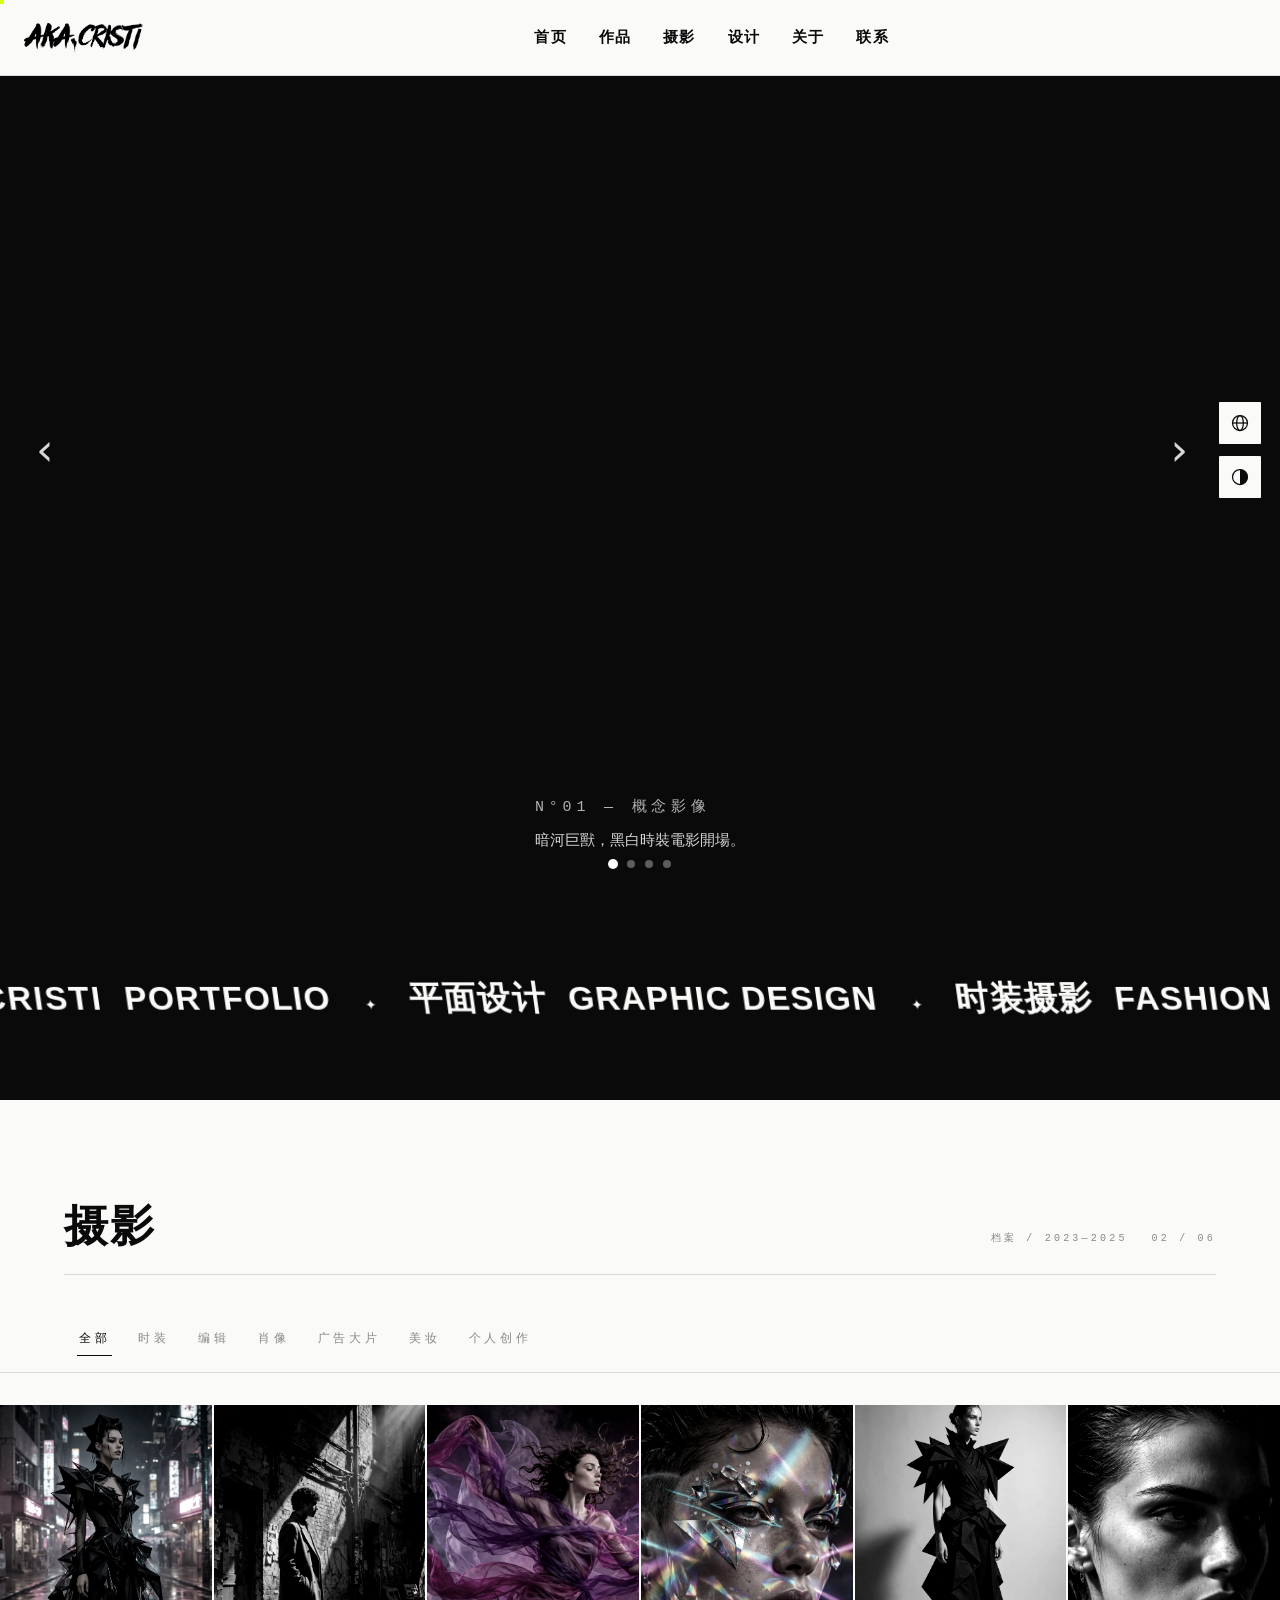
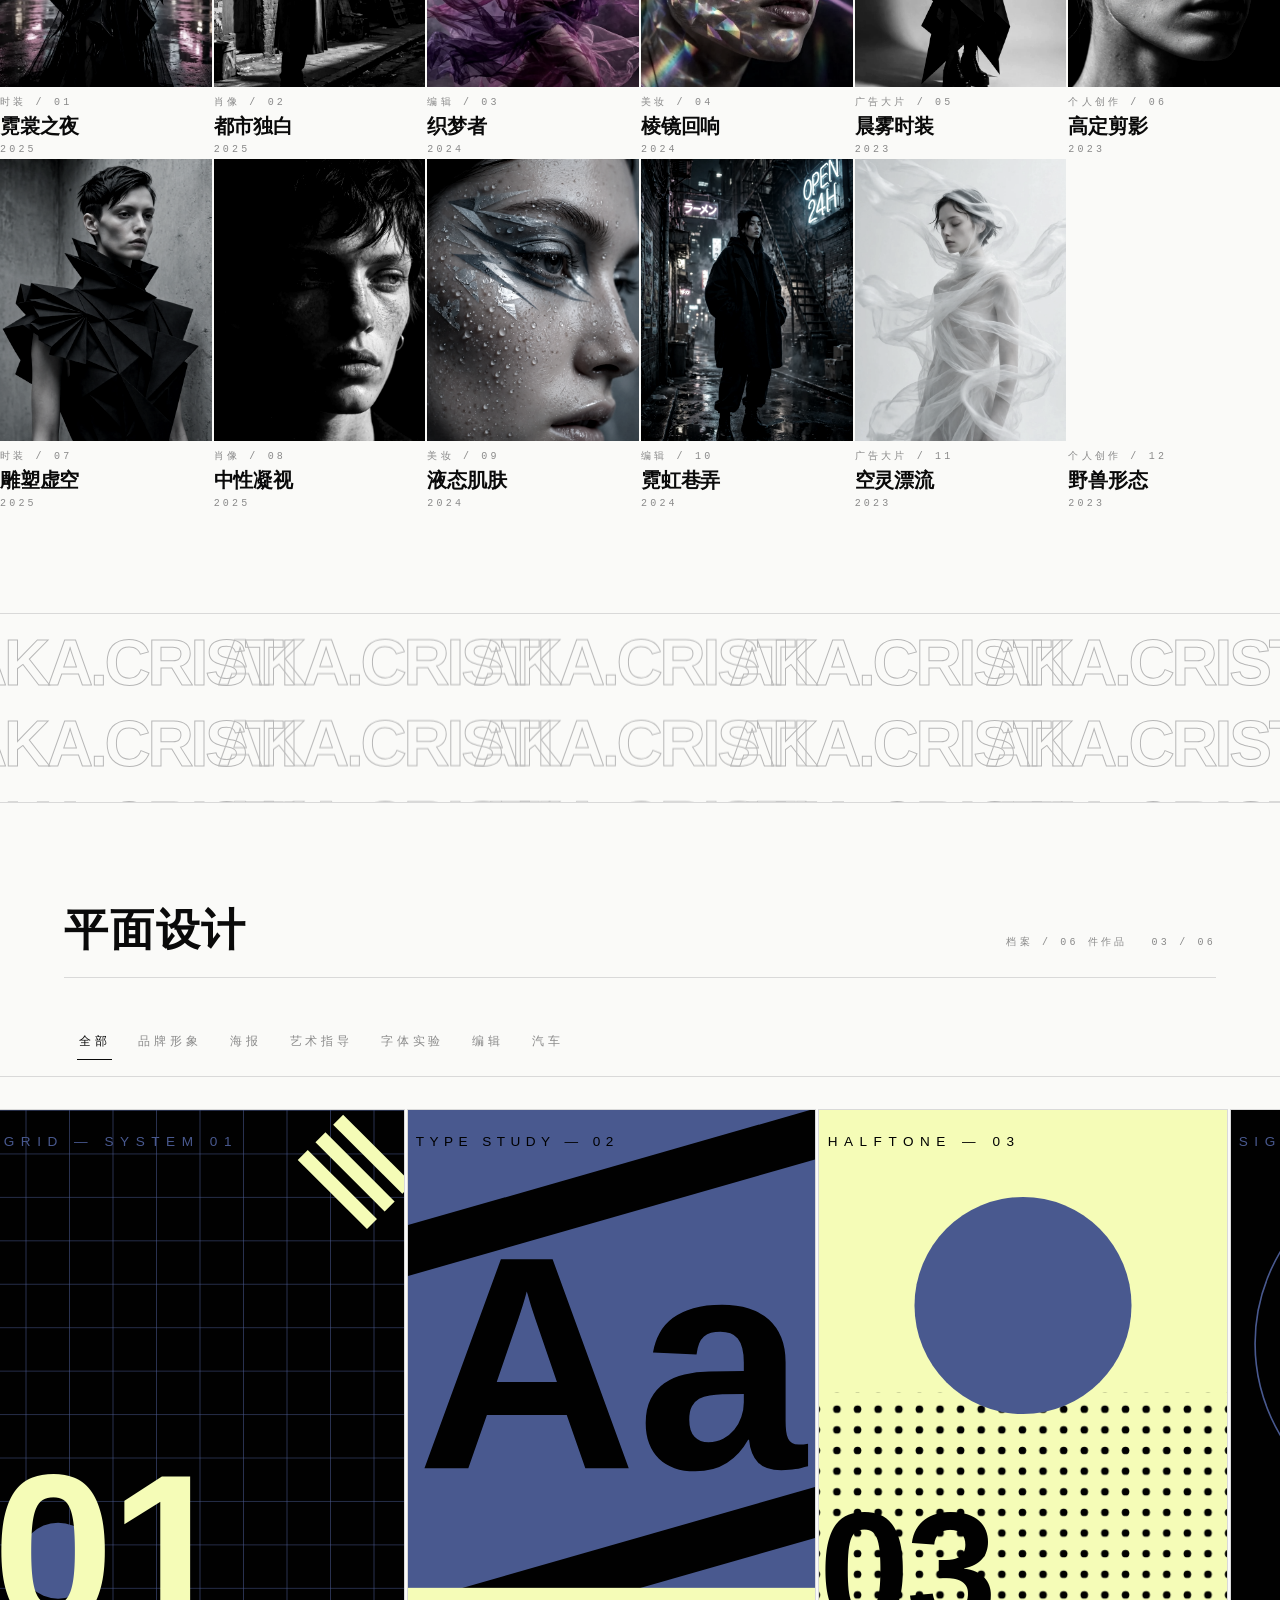
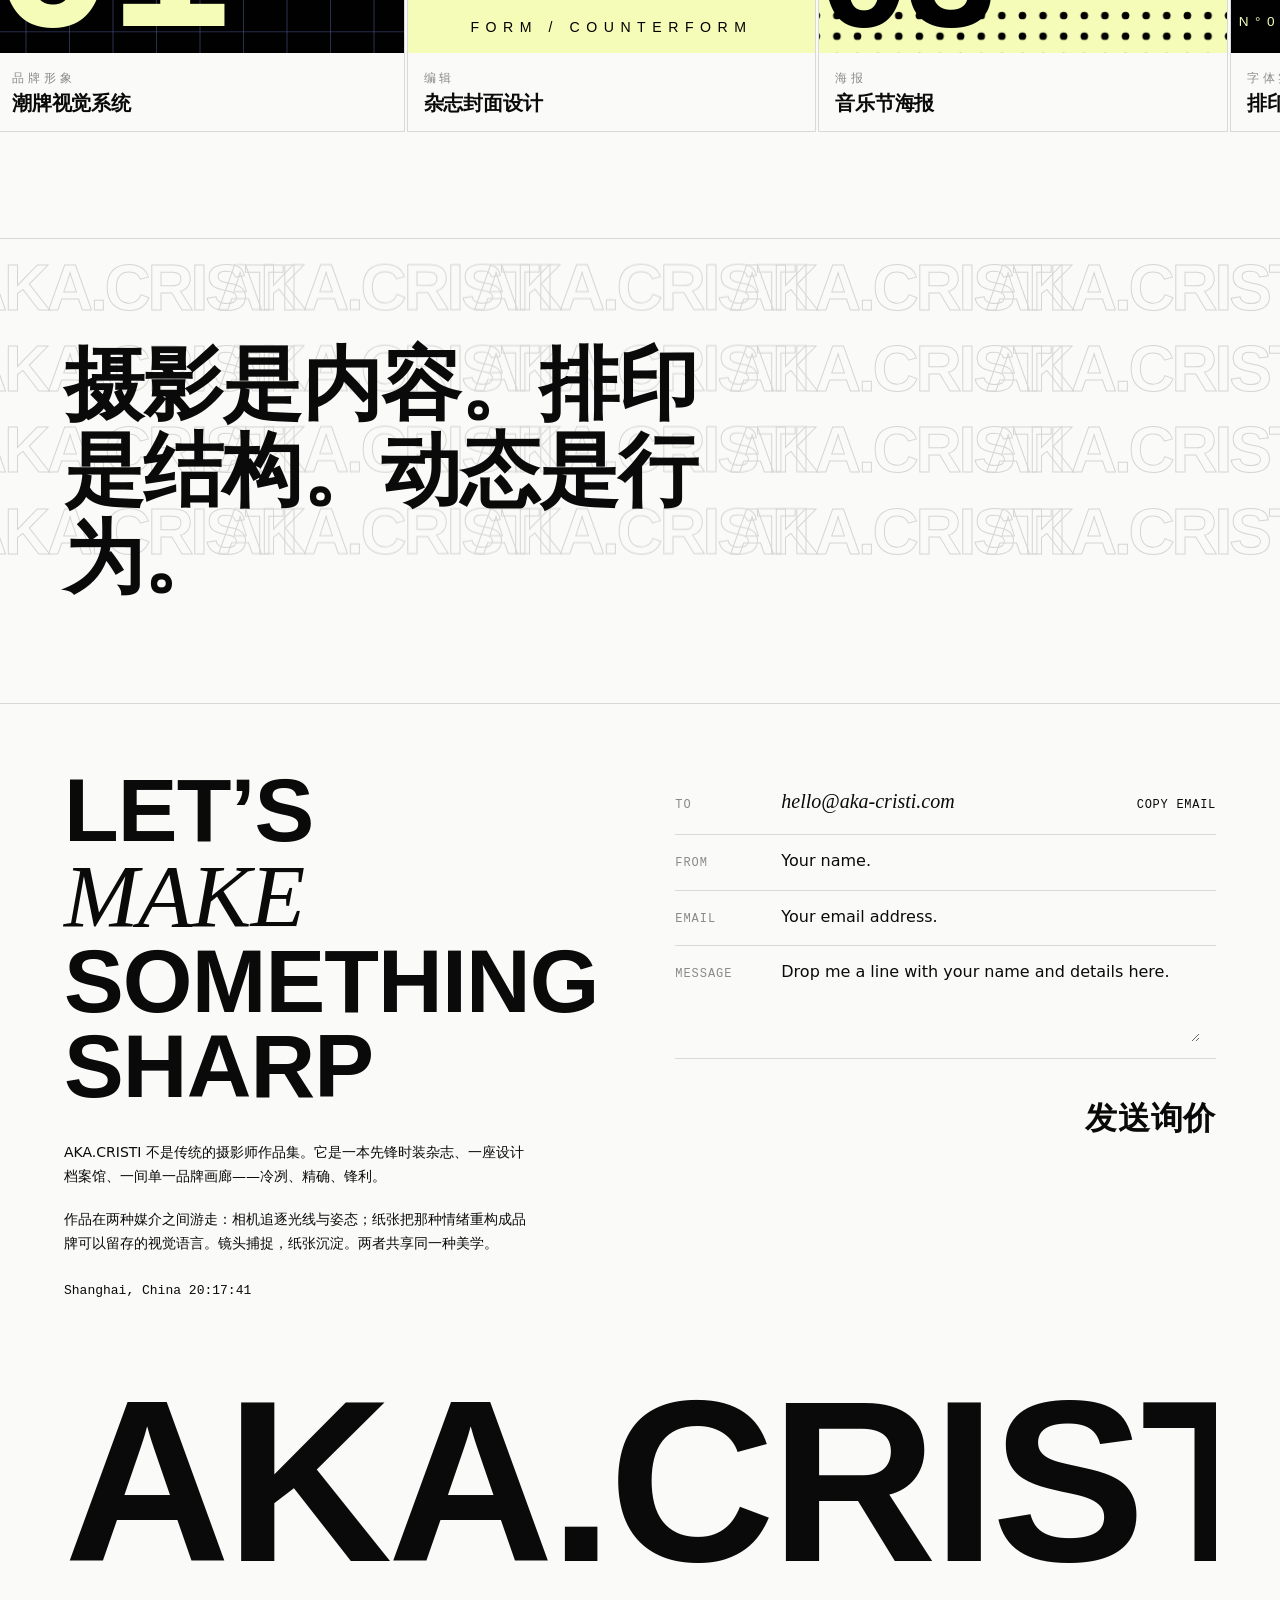
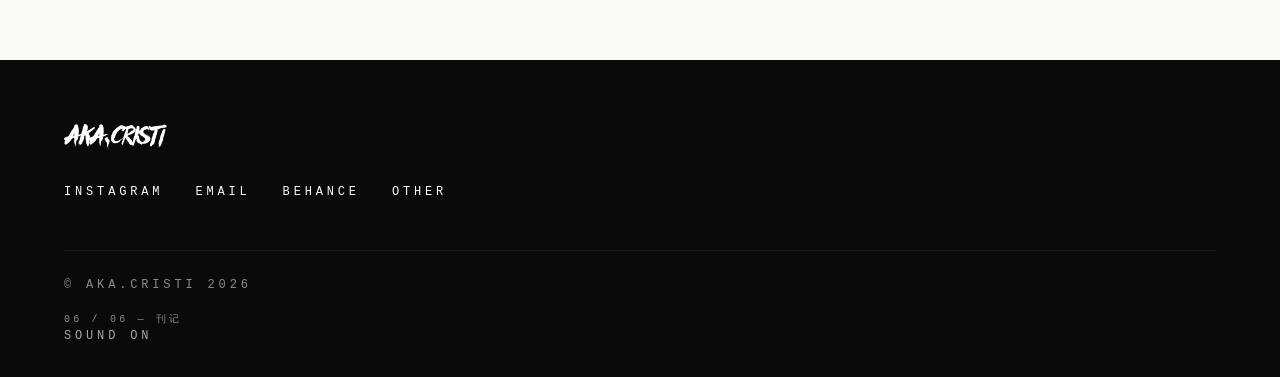
<file: index.html>
<!DOCTYPE html>
<html lang="zh-CN">
<head>
  <meta charset="UTF-8">
  <script>/* v2.4 主题防闪烁：localStorage 先行 */(function(){try{if(localStorage.getItem('aka-theme')==='dark')document.documentElement.setAttribute('data-theme','dark');}catch(e){}})();</script>
  <meta name="viewport" content="width=device-width, initial-scale=1.0">
  <meta name="description" content="AKA.CRISTI — Avant-garde fashion magazine × photographer portfolio × graphic design archive. Photography / Typography / A Symbol / Motion / White Space.">
  <meta name="author" content="AKA.CRISTI">
  <meta name="theme-color" content="#FAFAF8">
  <meta property="og:type" content="website">
  <meta property="og:title" content="AKA.CRISTI">
  <meta property="og:description" content="Cold / Precise / Editorial / Expensive / Sharp.">
  <title>AKA.CRISTI</title>
  <link rel="icon" type="image/png" href="assets/logo/favicon-180.png?v=2.9.32">
  <link rel="apple-touch-icon" href="assets/logo/favicon-180.png?v=2.9.32">
  <link rel="preload" as="image" type="image/webp" href="assets/img/photo-01.webp?v=2.9.32">
  <link rel="stylesheet" href="css/tokens.css?v=2.9.32">
  <link rel="stylesheet" href="css/cursor.css?v=2.9.32">
  <link rel="stylesheet" href="css/base.css?v=2.9.32">
  <link rel="stylesheet" href="css/layout.css?v=2.9.32">
  <link rel="stylesheet" href="css/carousel.css?v=2.9.32">
  <link rel="stylesheet" href="css/marquee.css?v=2.9.32">
  <link rel="stylesheet" href="css/effects.css?v=2.9.32">
  <link rel="stylesheet" href="css/pages.css?v=2.9.32">
  <link rel="stylesheet" href="css/motion.css?v=2.9.32">
  <link rel="stylesheet" href="css/transition.css?v=2.9.32">
</head>
<body>

  <!-- Header（spec §06） -->
  <header class="site-header" data-js="site-header">
    <div class="header-inner">
      <a class="brand" href="#top" data-js="brand" aria-label="AKA.CRISTI — top">
        <picture class="brand-logo is-paint">
          <source type="image/webp" srcset="assets/logo/aka-cristi-black.webp?v=2.9.32">
          <img src="assets/logo/aka-cristi-black.png?v=2.9.32" alt="AKA.CRISTI">
        </picture>
      </a>
      <nav class="site-nav" data-js="site-nav" aria-label="Primary">
        <a href="index.html" data-i18n="nav.home">Home</a>
        <a href="#work" data-i18n="nav.work">Work</a>
        <a href="#photography" data-i18n="nav.photo">Photography</a>
        <a href="#design" data-i18n="nav.design">Design</a>
        <a href="#about" data-i18n="nav.about">About</a>
        <a href="#contact" data-i18n="nav.contact">Contact</a>
      </nav>
      <button class="menu-toggle" type="button" data-js="menu-toggle" aria-label="Open menu" aria-expanded="false">
        <span></span><span></span>
      </button>
    </div>
  </header>
  <!-- v2.8 右侧浮动功能按钮：图标版（地球仪 + 半黑半白圆，inline SVG，stroke=currentColor 随主题反色） -->
  <div class="float-controls">
    <button class="lang-toggle" type="button" data-js="lang-toggle" aria-label="切换语言 / Switch language" title="中 / EN"><svg data-icon="globe" viewBox="0 0 24 24" width="20" height="20" fill="none" stroke="currentColor" stroke-width="1.5" aria-hidden="true"><circle cx="12" cy="12" r="9"/><ellipse cx="12" cy="12" rx="4" ry="9"/><line x1="3" y1="12" x2="21" y2="12"/></svg></button>
    <button class="theme-toggle" type="button" data-js="theme-toggle" aria-label="深色模式 / Dark mode" aria-pressed="false" title="黑白切换 / Toggle theme"><svg data-icon="half" viewBox="0 0 24 24" width="20" height="20" aria-hidden="true"><circle cx="12" cy="12" r="9" fill="none" stroke="currentColor" stroke-width="1.5"/><path d="M12 3 A9 9 0 0 1 12 21 Z" fill="currentColor"/></svg></button>
  </div>

  <!-- Mobile menu（spec §38） -->
  <div class="mobile-menu" data-js="mobile-menu" aria-hidden="true">
    <div class="mobile-menu-top">
      <picture class="brand-logo brand-logo--sm">
          <source type="image/webp" srcset="assets/logo/aka-cristi-black.webp?v=2.9.32">
          <img src="assets/logo/aka-cristi-black.png?v=2.9.32" alt="AKA.CRISTI">
        </picture>
      <button class="menu-close" type="button" data-js="menu-close" data-i18n="nav.close">Close</button>
    </div>
    <nav aria-label="Mobile">
      <a href="index.html" data-i18n="nav.home">Home</a>
      <a href="#work" data-i18n="nav.work">Work</a>
      <a href="#photography" data-i18n="nav.photo">Photography</a>
      <a href="#design" data-i18n="nav.design">Design</a>
      <a href="#about" data-i18n="nav.about">About</a>
      <a href="#contact" data-i18n="nav.contact">Contact</a>
    </nav>
  </div>

  <main id="top">
    <!-- v2.9：Elementor 風格輪播（v2.9.10 sticky 敘事：視頻×2 + 圖片×2） -->
    <section class="carousel" data-js="carousel" aria-roledescription="carousel" aria-label="AKA.CRISTI — featured works">
      <div class="carousel-pin">
      <ul class="carousel-slides">
        <li class="carousel-slide hero-video" data-dir="right">
          <div class="carousel-media">
            <div class="mask-bg"></div>
            <video class="full-video" src="assets/video/aka-cristi-hero.mp4" muted loop playsinline preload="metadata" aria-label="AKA.CRISTI"></video>
            <div class="mask-parallax">
              <svg class="mask-svg" viewBox="0 0 1200 800" preserveAspectRatio="xMidYMid slice" aria-hidden="true">
                <defs>
                  <clipPath id="river-clip">
                    <text x="600" y="340" text-anchor="middle" font-family="Arial Black, Arial, Helvetica, sans-serif" font-weight="900" font-size="175" data-line="0"></text>
                    <text x="600" y="530" text-anchor="middle" font-family="Arial Black, Arial, Helvetica, sans-serif" font-weight="900" font-size="175" data-line="1"></text>
                  </clipPath>
                </defs>
                <foreignObject x="0" y="0" width="1200" height="800" clip-path="url(#river-clip)">
                  <video src="assets/video/aka-cristi-hero.mp4" muted loop playsinline preload="metadata" style="width:1200px;height:800px;object-fit:cover;display:block;filter:brightness(0.8)"></video>
                </foreignObject>
              </svg>
            </div>
          </div>
          <div class="carousel-caption pos-mr">
            <p class="micro">N°01 — 概念影像</p>
            <h2 data-i18n="hero.t1">AKA.CRISTI</h2>
            <p data-i18n="hero.d1">暗河巨獸，黑白時裝電影開場。</p>
          </div>
        </li>
        <li class="carousel-slide hero-video" data-dir="left">
          <div class="carousel-media">
            <div class="mask-bg"></div>
            <video class="full-video" src="assets/video/wawa-android.mp4" muted loop playsinline preload="metadata" aria-label="WAWA ANDROID"></video>
            <div class="mask-parallax">
            <svg class="mask-svg" viewBox="0 0 1200 800" preserveAspectRatio="xMidYMid slice" aria-hidden="true">
              <defs>
                <clipPath id="wawa-clip">
                  <text x="600" y="500" text-anchor="middle" font-family="Arial Black, Arial, Helvetica, sans-serif" font-weight="900" font-size="320"><tspan class="river-letter" style="--dx:-260px;--dy:-180px;--r:-30deg">W</tspan><tspan class="river-letter" style="--dx:-80px;--dy:-240px;--r:-10deg">A</tspan><tspan class="river-letter" style="--dx:100px;--dy:-220px;--r:12deg">W</tspan><tspan class="river-letter" style="--dx:280px;--dy:-160px;--r:28deg">A</tspan></text>
                </clipPath>
              </defs>
              <foreignObject x="0" y="0" width="1200" height="800" clip-path="url(#wawa-clip)">
                <video src="assets/video/wawa-android.mp4" muted loop playsinline preload="metadata" aria-label="WAWA ANDROID" style="width:1200px;height:800px;object-fit:cover;display:block"></video>
              </foreignObject>
            </svg>
            </div>
          </div>
          <div class="carousel-caption pos-bc">
            <p class="micro">N°02 — 概念影像</p>
            <h2 data-i18n="hero.t4">WAWA ANDROID</h2>
            <p data-i18n="hero.d4">未來都市中的仿生時裝。</p>
          </div>
        </li>
        <li class="carousel-slide" data-dir="bottom">
          <div class="carousel-media"><picture>
            <source type="image/webp" srcset="assets/img/hero-neon-01.webp">
            <img src="assets/img/hero-neon-01.jpg" alt="AKA.CRISTI — NEON CITY NIGHTS">
          </picture></div>
          <div class="carousel-caption pos-ml">
            <p class="micro">N°03 — 時裝</p>
            <h2 data-i18n="hero.t2">霓裳之夜</h2>
            <p data-i18n="hero.d2">城市霓虹下的高定時裝大片。</p>
          </div>
        </li>
        <li class="carousel-slide" data-dir="top">
          <div class="carousel-media"><picture>
            <source type="image/webp" srcset="assets/img/hero-urban-02.webp">
            <img src="assets/img/hero-urban-02.jpg" alt="AKA.CRISTI — URBAN SOLILOQUY">
          </picture></div>
          <div class="carousel-caption pos-tr">
            <p class="micro">N°04 — 肖像</p>
            <h2 data-i18n="hero.t3">城市獨白</h2>
            <p data-i18n="hero.d3">混凝土森林中的獨白。</p>
          </div>
        </li>
      </ul>
      <button class="carousel-arrow prev" data-carousel-prev aria-label="Previous slide">‹</button>
      <button class="carousel-arrow next" data-carousel-next aria-label="Next slide">›</button>
      <ul class="carousel-dots" data-carousel-dots></ul>
      <div class="carousel-count" data-carousel-count></div>
      </div><!-- /.carousel-pin -->
    </section>

    <!-- Selected work（spec §20 + §10 P3 编号） -->
    <!-- 服务跑马灯（v2.3：替代 Selected Work，id 保留 work，导航锚点不变） -->
    <section class="marquee" id="work" data-js="marquee" aria-label="Services">
      <div class="marquee-track" data-js="marquee-track"></div>
      <div class="marquee-lens" data-js="marquee-lens" aria-hidden="true"></div>
    </section>

    <!-- Photography（spec §22–§23 + §10 P3/P4） -->
    <section class="section" id="photography">
      <div class="container">
        <div class="sec-head" data-js="reveal">
          <h2 class="sec-title" data-split data-i18n="sec.photo">Photography</h2>
          <div class="sec-head-right">
            <span class="micro sec-archive" data-js="photo-archive-label">Archive</span>
            <span class="sec-index">02 / 06</span>
          </div>
        </div>
        <div class="filter" data-js="photo-filter" role="tablist" aria-label="Photography categories"></div>
        <div class="photo-grid" data-js="photo-grid"></div>
      </div>
    </section>

    <!-- 竖排流动品牌字带（§10 P5，版块间呼吸口） -->
    <div class="vertical-names" aria-hidden="true">
      <div class="name-col"><span class="outline-name">AKA.CRISTI</span><span class="outline-name">AKA.CRISTI</span><span class="outline-name">AKA.CRISTI</span><span class="outline-name">AKA.CRISTI</span></div>
      <div class="name-col"><span class="outline-name">AKA.CRISTI</span><span class="outline-name">AKA.CRISTI</span><span class="outline-name">AKA.CRISTI</span><span class="outline-name">AKA.CRISTI</span></div>
      <div class="name-col"><span class="outline-name">AKA.CRISTI</span><span class="outline-name">AKA.CRISTI</span><span class="outline-name">AKA.CRISTI</span><span class="outline-name">AKA.CRISTI</span></div>
      <div class="name-col"><span class="outline-name">AKA.CRISTI</span><span class="outline-name">AKA.CRISTI</span><span class="outline-name">AKA.CRISTI</span><span class="outline-name">AKA.CRISTI</span></div>
      <div class="name-col"><span class="outline-name">AKA.CRISTI</span><span class="outline-name">AKA.CRISTI</span><span class="outline-name">AKA.CRISTI</span><span class="outline-name">AKA.CRISTI</span></div>
    </div>

    <!-- Graphic design（spec §26 + §10 P3/P4） -->
    <section class="section" id="design">
      <div class="container">
        <div class="sec-head" data-js="reveal">
          <h2 class="sec-title" data-split data-i18n="sec.design">Graphic Design</h2>
          <div class="sec-head-right">
            <span class="micro sec-archive" data-js="design-archive-label">Archive</span>
            <span class="sec-index">03 / 06</span>
          </div>
        </div>
        <div class="filter" data-js="design-filter" role="tablist" aria-label="Design categories"></div>
        <div class="design-grid" data-js="design-grid"></div>
      </div>
    </section>

    <!-- Brand statement（spec §32 + §10 P5） -->
    <section class="statement" aria-label="Brand statement">
      <div class="vertical-names" aria-hidden="true">
        <div class="name-col"><span class="outline-name">AKA.CRISTI</span><span class="outline-name">AKA.CRISTI</span><span class="outline-name">AKA.CRISTI</span><span class="outline-name">AKA.CRISTI</span></div>
        <div class="name-col"><span class="outline-name">AKA.CRISTI</span><span class="outline-name">AKA.CRISTI</span><span class="outline-name">AKA.CRISTI</span><span class="outline-name">AKA.CRISTI</span></div>
        <div class="name-col"><span class="outline-name">AKA.CRISTI</span><span class="outline-name">AKA.CRISTI</span><span class="outline-name">AKA.CRISTI</span><span class="outline-name">AKA.CRISTI</span></div>
        <div class="name-col"><span class="outline-name">AKA.CRISTI</span><span class="outline-name">AKA.CRISTI</span><span class="outline-name">AKA.CRISTI</span><span class="outline-name">AKA.CRISTI</span></div>
        <div class="name-col"><span class="outline-name">AKA.CRISTI</span><span class="outline-name">AKA.CRISTI</span><span class="outline-name">AKA.CRISTI</span><span class="outline-name">AKA.CRISTI</span></div>
      </div>
      <div class="container">
        <div class="statement-inner" data-js="reveal">
          <h2 class="statement-title" data-split data-i18n="sec.statement">Photography is content. Typography is structure. Motion is behaviour.</h2>
        </div>
      </div>
    </section>

    <!-- About + Contact 合并模块（v2.8：左=照片+人物介绍，右=留言区；导航 关于→#about / 联系→#contact） -->
    <!-- About + Contact：rogi.dsgn 風格（v2.9.32） -->
    <section class="section about-contact" id="about">
      <div class="container">
        <div class="about-contact-grid">
          <div class="about-contact-left" data-js="reveal">
            <h2 class="rogi-title">LET&rsquo;S<br><em>MAKE</em><br>SOMETHING<br>SHARP</h2>
            <div class="about-long">
              <p data-i18n="about.p1">AKA.CRISTI is not a traditional photographer portfolio. It is an avant-garde fashion magazine, a design archive, and a single-brand gallery — cold, precise, and sharp.</p>
              <p data-i18n="about.p2">The work moves between two mediums: the camera chases light and posture; paper reconstructs that emotion into a visual language a brand can keep.</p>
            </div>
            <p class="about-loc">Shanghai, China <span data-js="local-time">--:--:--</span></p>
          </div>
          <div class="about-contact-right" id="contact" data-js="reveal">
            <form class="rogi-form" data-js="inquiry-form" novalidate>
              <div class="rogi-row">
                <span class="rogi-label">TO</span>
                <span class="rogi-to">hello@aka-cristi.com</span>
                <button type="button" class="rogi-copy" data-js="copy-email">COPY EMAIL</button>
              </div>
              <div class="rogi-row" data-js="field-name">
                <label class="rogi-label" for="f-name">FROM</label>
                <input id="f-name" name="name" type="text" autocomplete="name" placeholder="Your name." data-js="input-name">
                <p class="field-error" data-js="err-name">Required</p>
              </div>
              <div class="rogi-row" data-js="field-email">
                <label class="rogi-label" for="f-email">EMAIL</label>
                <input id="f-email" name="email" type="email" autocomplete="email" placeholder="Your email address." data-js="input-email">
                <p class="field-error" data-js="err-email">Required</p>
              </div>
              <div class="rogi-row" data-js="field-message">
                <label class="rogi-label" for="f-message">MESSAGE</label>
                <textarea id="f-message" name="message" placeholder="Drop me a line with your name and details here." data-js="input-message"></textarea>
                <p class="field-error" data-js="err-message">Required</p>
              </div>
              <button class="rogi-submit" type="submit" data-i18n="contact.send">SEND YOUR MESSAGE</button>
            </form>
          </div>
        </div>
        <div class="rogi-brand" aria-hidden="true">AKA.CRISTI</div>
      </div>
    </section>
  </main>

  <!-- Footer（spec §31） -->
  <footer class="site-footer">
    <div class="container">
      <a class="footer-brand" href="#top" aria-label="AKA.CRISTI — top">
        <picture class="brand-logo brand-logo--footer">
          <source type="image/webp" srcset="assets/logo/aka-cristi-white.webp?v=2.9.32">
          <img src="assets/logo/aka-cristi-white.png?v=2.9.32" alt="AKA.CRISTI">
        </picture>
      </a>
      <nav class="footer-links" aria-label="Social">
        <a href="#">Instagram</a>
        <a href="mailto:hello@cristi.studio">Email</a>
        <a href="#">Behance</a>
        <a href="#">Other</a>
      </nav>
      <p class="footer-copy">© AKA.CRISTI <span data-js="year">2026</span></p>
      <p class="micro footer-colophon" data-i18n="foot.colophon">06 / 06 — Colophon</p>
      <p class="micro"><button class="sound-toggle" type="button" data-js="sound-toggle" aria-pressed="true">SOUND ON</button></p>
    </div>
  </footer>

  <script src="js/data.js?v=2.9.32"></script>
  <script src="js/i18n.js?v=2.9.32"></script>
  <script src="js/theme.js?v=2.9.32"></script>
  <script src="js/cursor.js?v=2.9.32"></script>
  <script src="js/carousel.js?v=2.9.32"></script>
  <script src="js/marquee.js?v=2.9.32"></script>
  <script src="js/effects.js?v=2.9.32"></script>
  <script src="js/main.js?v=2.9.32"></script>
  <script src="js/transition.js?v=2.9.32"></script>
  <script src="js/sound.js?v=2.9.32"></script>
  <script>
    /* ============================================================
     * v2.8 index.html 内联：about-contact 合并模块的留言表单
     * 复用 contact.html 逻辑（三字段版：姓名/邮箱/留言）：
     * 无后端：前端校验 → 拼 mailto → location.href。
     * ============================================================ */
    (function () {
      'use strict';
      function byHook(name, root) {
        return (root || document).querySelector('[data-js="' + name + '"]');
      }
      function T(key) {
        return (window.AKA && AKA.i18n && AKA.i18n.t) ? AKA.i18n.t(key) : key;
      }
      function isEn() {
        return !!(window.AKA && AKA.i18n && AKA.i18n.lang === 'en');
      }
      function init() {
        var form = byHook('inquiry-form');
        if (!form) return;
        var fields = {
          name: { input: byHook('input-name', form), err: byHook('err-name', form), wrap: byHook('field-name', form) },
          email: { input: byHook('input-email', form), err: byHook('err-email', form), wrap: byHook('field-email', form) },
          message: { input: byHook('input-message', form), err: byHook('err-message', form), wrap: byHook('field-message', form) }
        };
        var EMAIL_RE = /^[^\s@]+@[^\s@]+\.[^\s@]+$/;
        function validate() {
          var ok = true;
          var vals = {};
          ['name', 'email', 'message'].forEach(function (k) {
            var f = fields[k];
            if (!f || !f.input) return;
            var v = f.input.value.trim();
            vals[k] = v;
            var bad = !v || (k === 'email' && !EMAIL_RE.test(v));
            if (f.wrap) f.wrap.classList.toggle('is-invalid', !!bad);
            if (f.err) f.err.textContent = k === 'email' && v && !EMAIL_RE.test(v)
              ? T('contact.errEmail')
              : T('contact.errRequired');
            if (bad) ok = false;
          });
          return ok ? vals : null;
        }
        form.addEventListener('submit', function (ev) {
          ev.preventDefault();
          var vals = validate();
          if (!vals) return;
          var en = isEn();
          var subject = en
            ? 'AKA.CRISTI — Project Inquiry — ' + vals.name
            : 'AKA.CRISTI — 项目询价 — ' + vals.name;
          var body = en
            ? 'NAME\n' + vals.name + '\n\nEMAIL\n' + vals.email + '\n\nMESSAGE\n' + vals.message
            : '姓名\n' + vals.name + '\n\n邮箱\n' + vals.email + '\n\n留言\n' + vals.message;
          location.href = 'mailto:akacristi@gmail.com?subject=' +
            encodeURIComponent(subject) + '&body=' + encodeURIComponent(body);
        });
      }
      if (document.readyState === 'loading') {
        document.addEventListener('DOMContentLoaded', init);
      } else {
        init();
      }
    })();
  </script>
</body>
</html>
</file>
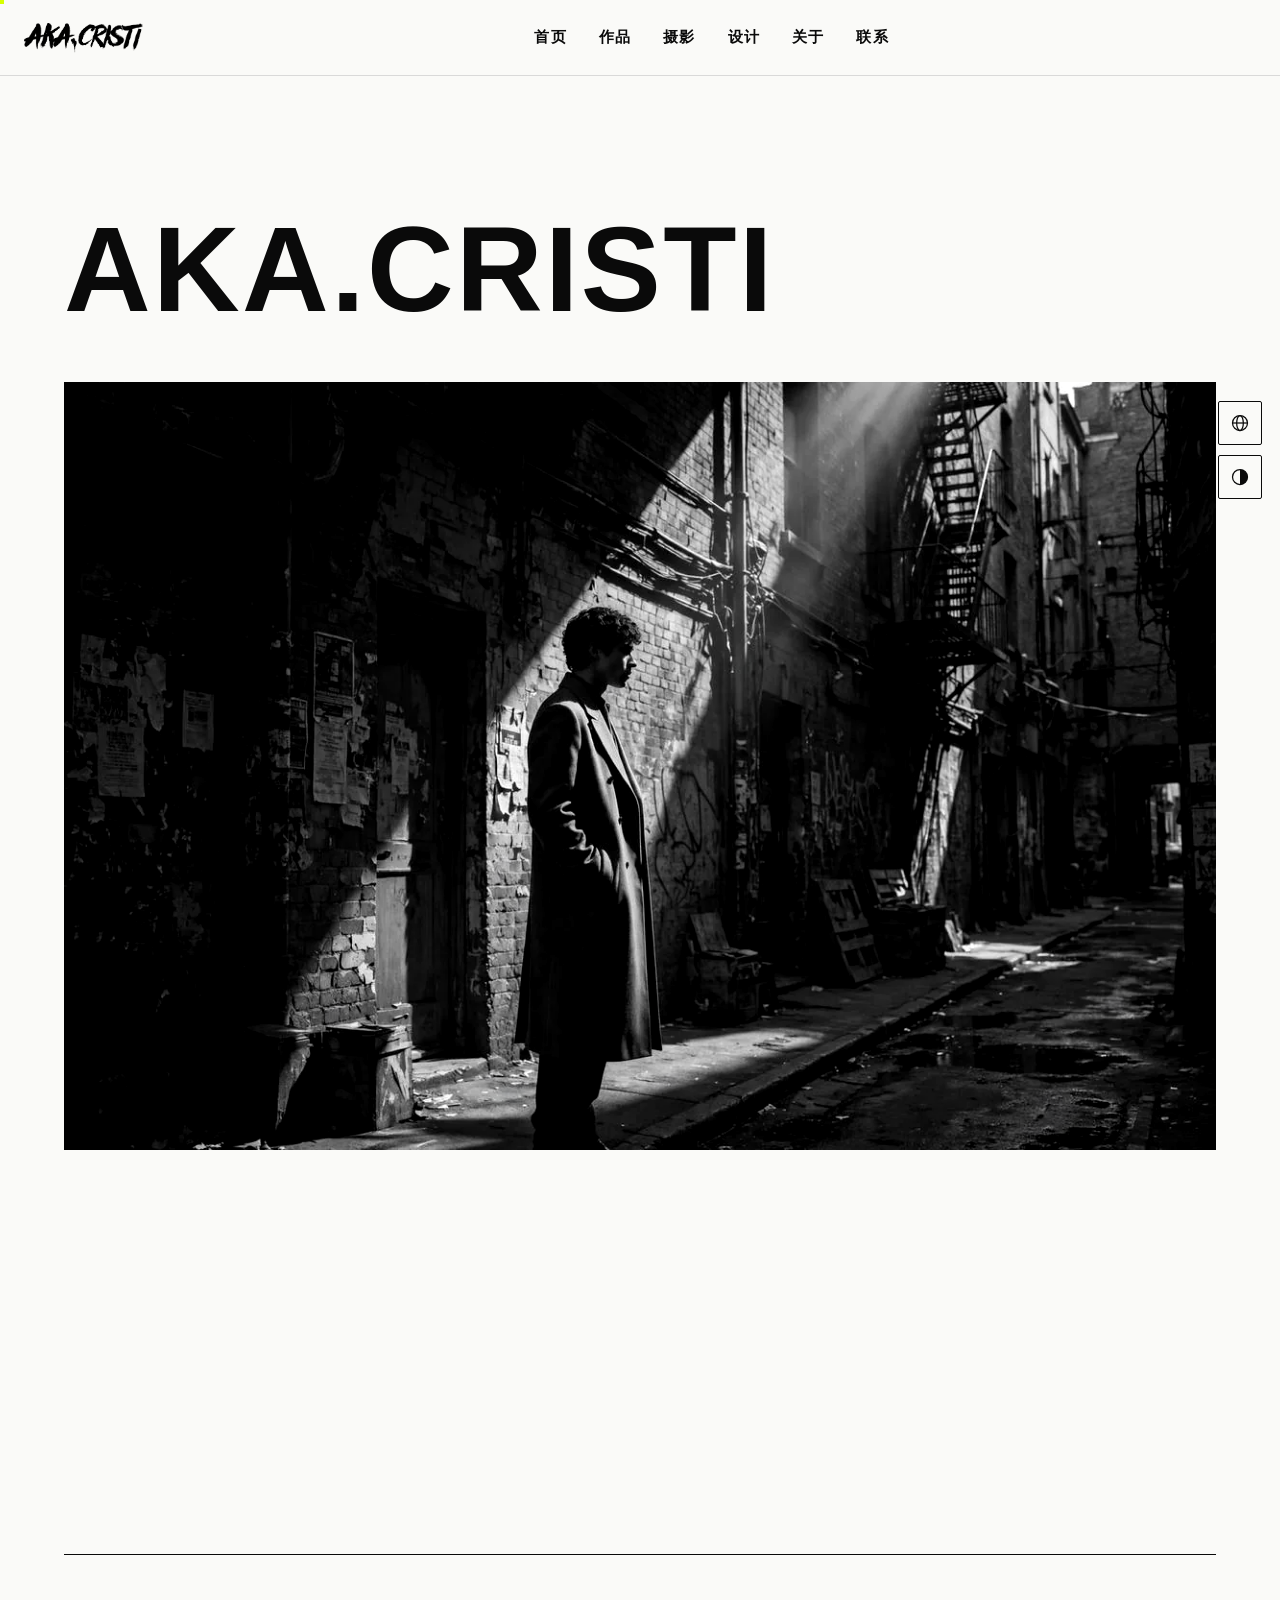
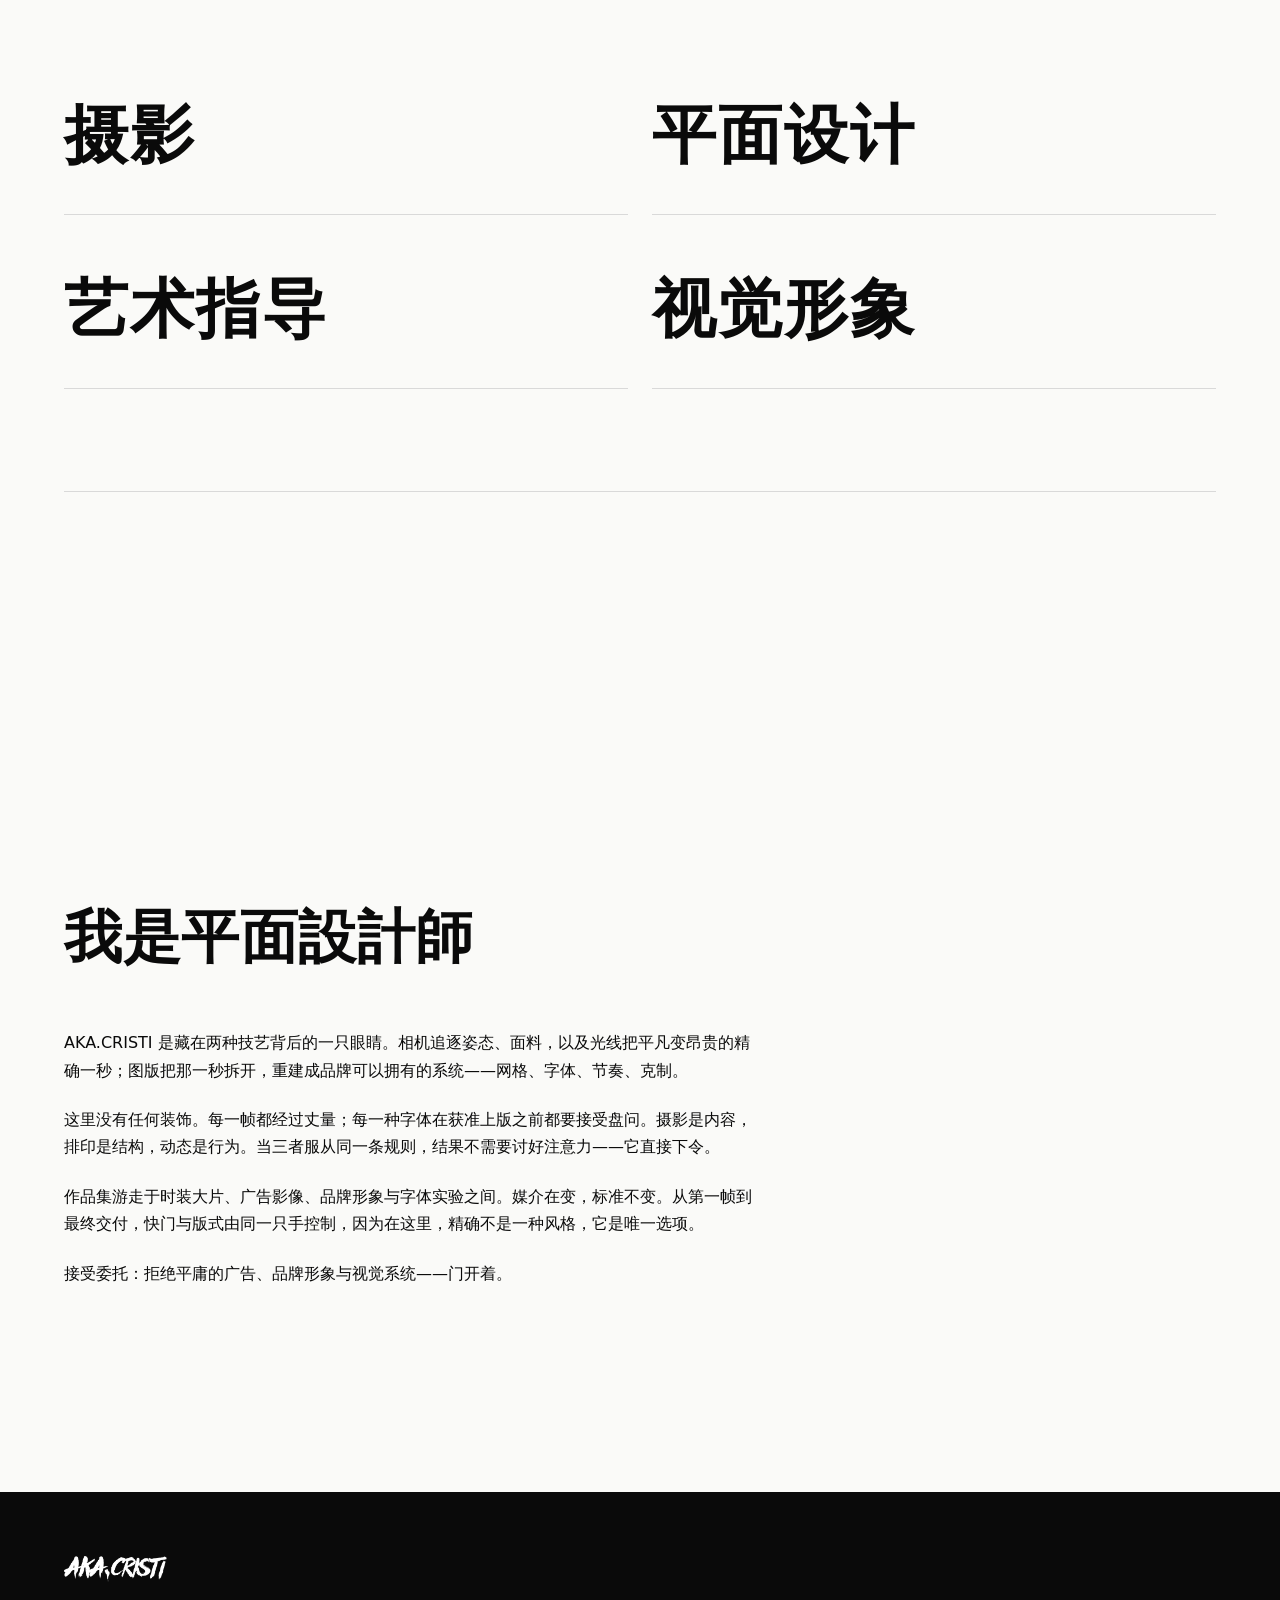
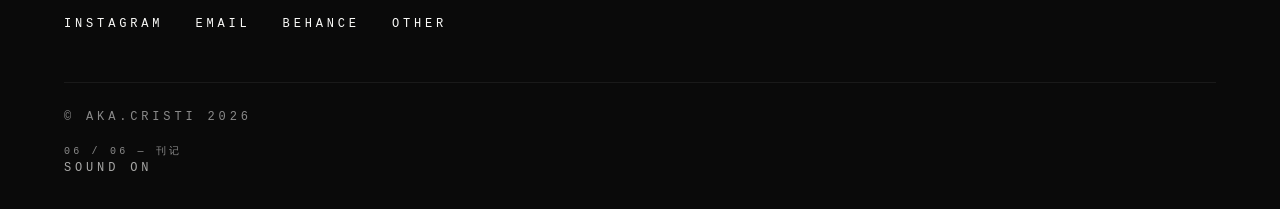
<file: about.html>
<!DOCTYPE html>
<html lang="zh-CN">
<head>
  <meta charset="UTF-8">
  <script>/* v2.4 主题防闪烁：localStorage 先行 */(function(){try{if(localStorage.getItem('aka-theme')==='dark')document.documentElement.setAttribute('data-theme','dark');}catch(e){}})();</script>
  <meta name="viewport" content="width=device-width, initial-scale=1.0">
  <meta name="description" content="AKA.CRISTI — About. Avant-garde fashion magazine × photographer portfolio × graphic design archive. Cold / Precise / Editorial / Expensive / Sharp.">
  <meta name="author" content="AKA.CRISTI">
  <meta name="theme-color" content="#FAFAF8">
  <meta property="og:type" content="website">
  <meta property="og:title" content="AKA.CRISTI — About">
  <meta property="og:description" content="Cold / Precise / Editorial / Expensive / Sharp.">
  <title>About — AKA.CRISTI</title>
  <link rel="icon" type="image/png" href="assets/logo/favicon-180.png?v=2.9">
  <link rel="apple-touch-icon" href="assets/logo/favicon-180.png?v=2.9">
  <link rel="stylesheet" href="css/tokens.css?v=2.9">
  <link rel="stylesheet" href="css/cursor.css?v=2.9">
  <link rel="stylesheet" href="css/base.css?v=2.9">
  <link rel="stylesheet" href="css/layout.css?v=2.9">
  <link rel="stylesheet" href="css/hero.css?v=2.9">
  <link rel="stylesheet" href="css/motion.css?v=2.9">
  <link rel="stylesheet" href="css/effects.css?v=2.9">
  <link rel="stylesheet" href="css/pages.css?v=2.9">
  <link rel="stylesheet" href="css/transition.css?v=2.9">
</head>
<body>

  <!-- Header（spec §06，跨页版本） -->
  <header class="site-header" data-js="site-header">
    <div class="header-inner">
      <a class="brand" href="index.html" data-js="brand" aria-label="AKA.CRISTI — home">
        <picture class="brand-logo is-paint">
          <source type="image/webp" srcset="assets/logo/aka-cristi-black.webp?v=2.9">
          <img src="assets/logo/aka-cristi-black.png?v=2.9" alt="AKA.CRISTI">
        </picture>
      </a>
      <nav class="site-nav" data-js="site-nav" aria-label="Primary">
        <a href="index.html" data-i18n="nav.home">Home</a>
        <a href="index.html#work" data-i18n="nav.work">Work</a>
        <a href="index.html#photography" data-i18n="nav.photo">Photography</a>
        <a href="index.html#design" data-i18n="nav.design">Design</a>
        <a href="about.html" data-i18n="nav.about">About</a>
        <a href="contact.html" data-i18n="nav.contact">Contact</a>
      </nav>
      <button class="menu-toggle" type="button" data-js="menu-toggle" aria-label="Open menu" aria-expanded="false">
        <span></span><span></span>
      </button>
    </div>
  </header>
  <!-- v2.8 右侧浮动功能按钮：图标版（地球仪 + 半黑半白圆，inline SVG，stroke=currentColor 随主题反色） -->
  <div class="float-controls">
    <button class="lang-toggle" type="button" data-js="lang-toggle" aria-label="切换语言 / Switch language" title="中 / EN"><svg data-icon="globe" viewBox="0 0 24 24" width="20" height="20" fill="none" stroke="currentColor" stroke-width="1.5" aria-hidden="true"><circle cx="12" cy="12" r="9"/><ellipse cx="12" cy="12" rx="4" ry="9"/><line x1="3" y1="12" x2="21" y2="12"/></svg></button>
    <button class="theme-toggle" type="button" data-js="theme-toggle" aria-label="深色模式 / Dark mode" aria-pressed="false" title="黑白切换 / Toggle theme"><svg data-icon="half" viewBox="0 0 24 24" width="20" height="20" aria-hidden="true"><circle cx="12" cy="12" r="9" fill="none" stroke="currentColor" stroke-width="1.5"/><path d="M12 3 A9 9 0 0 1 12 21 Z" fill="currentColor"/></svg></button>
  </div>

  <!-- Mobile menu（spec §38，跨页版本） -->
  <div class="mobile-menu" data-js="mobile-menu" aria-hidden="true">
    <div class="mobile-menu-top">
      <picture class="brand-logo brand-logo--sm">
          <source type="image/webp" srcset="assets/logo/aka-cristi-black.webp?v=2.9">
          <img src="assets/logo/aka-cristi-black.png?v=2.9" alt="AKA.CRISTI">
        </picture>
      <button class="menu-close" type="button" data-js="menu-close" data-i18n="nav.close">Close</button>
    </div>
    <nav aria-label="Mobile">
      <a href="index.html" data-i18n="nav.home">Home</a>
      <a href="index.html#work" data-i18n="nav.work">Work</a>
      <a href="index.html#photography" data-i18n="nav.photo">Photography</a>
      <a href="index.html#design" data-i18n="nav.design">Design</a>
      <a href="about.html" data-i18n="nav.about">About</a>
      <a href="contact.html" data-i18n="nav.contact">Contact</a>
    </nav>
  </div>

  <main>
    <!-- 屏 1：大标题 + 主视觉 -->
    <section class="section" aria-label="About — title">
      <div class="container" data-js="reveal">
        <div class="about-screen1">
          <h1>AKA.CRISTI</h1>
          <picture><source type="image/webp" srcset="assets/img/photo-02.webp?v=2.9"><img src="assets/img/photo-02.jpg?v=2.9" alt="AKA.CRISTI — URBAN SOLILOQUY — PORTRAIT" loading="lazy" decoding="async"></picture>
        </div>
      </div>
    </section>

    <!-- 屏 2：四行大字 -->
    <section class="section" aria-label="About — disciplines">
      <div class="container" data-js="reveal">
        <div class="about-screen2">
          <p class="about-disc" data-i18n="about.disc1">Photography</p>
          <p class="about-disc" data-i18n="about.disc2">Graphic Design</p>
          <p class="about-disc" data-i18n="about.disc3">Art Direction</p>
          <p class="about-disc" data-i18n="about.disc4">Visual Identity</p>
        </div>
      </div>
    </section>

    <!-- 屏 3：宣言 -->
    <section class="section" aria-label="About — manifesto">
      <div class="container" data-js="reveal">
        <div class="about-screen3">
          <!-- v2.6 RotatingText：翻转词（js/effects.js 按语言渲染） -->
          <p class="about-rot" data-js="rot"></p>
          <div class="about-long measure">
            <p data-i18n="about2.p1">AKA.CRISTI is a single eye behind two disciplines. The camera hunts posture, fabric, and the exact second light turns ordinary into expensive. The drawing board takes that second apart and rebuilds it into a system a brand can own — grids, type, rhythm, restraint.</p>
            <p data-i18n="about2.p2">Nothing here is decorated. Every frame is measured; every typeface is interrogated before it is allowed on the page. Photography is content. Typography is structure. Motion is behaviour. When all three obey the same rule, the result does not ask for attention — it commands it.</p>
            <p data-i18n="about2.p3">The portfolio moves between fashion editorials, campaign imagery, brand identities, and typographic experiments. The medium changes. The standard does not. From the first frame to the final deliverable, one hand controls the shutter and the layout, because precision is not a style here. It is the only option.</p>
            <p data-i18n="about2.p4">For commissions, campaigns, and visual identities that refuse to be ordinary — the door is open.</p>
          </div>
        </div>
      </div>
    </section>
  </main>

  <!-- Footer（spec §31，跨页版本） -->
  <footer class="site-footer">
    <div class="container">
      <a class="footer-brand" href="index.html" aria-label="AKA.CRISTI — home">
        <picture class="brand-logo brand-logo--footer">
          <source type="image/webp" srcset="assets/logo/aka-cristi-white.webp?v=2.9">
          <img src="assets/logo/aka-cristi-white.png?v=2.9" alt="AKA.CRISTI">
        </picture>
      </a>
      <nav class="footer-links" aria-label="Social">
        <a href="#">Instagram</a>
        <a href="mailto:hello@cristi.studio">Email</a>
        <a href="#">Behance</a>
        <a href="#">Other</a>
      </nav>
      <p class="footer-copy">© AKA.CRISTI <span data-js="year">2026</span></p>
      <p class="micro footer-colophon" data-i18n="foot.colophon">06 / 06 — Colophon</p>
      <p class="micro"><button class="sound-toggle" type="button" data-js="sound-toggle" aria-pressed="true">SOUND ON</button></p>
    </div>
  </footer>

  <script src="js/data.js?v=2.9"></script>
  <script src="js/i18n.js?v=2.9"></script>
  <script src="js/theme.js?v=2.9"></script>
  <script src="js/cursor.js?v=2.9"></script>
  <script src="js/effects.js?v=2.9"></script>
  <script src="js/main.js?v=2.9"></script>
  <script src="js/transition.js?v=2.9"></script>
  <script src="js/sound.js?v=2.9"></script>
</body>
</html>
</file>
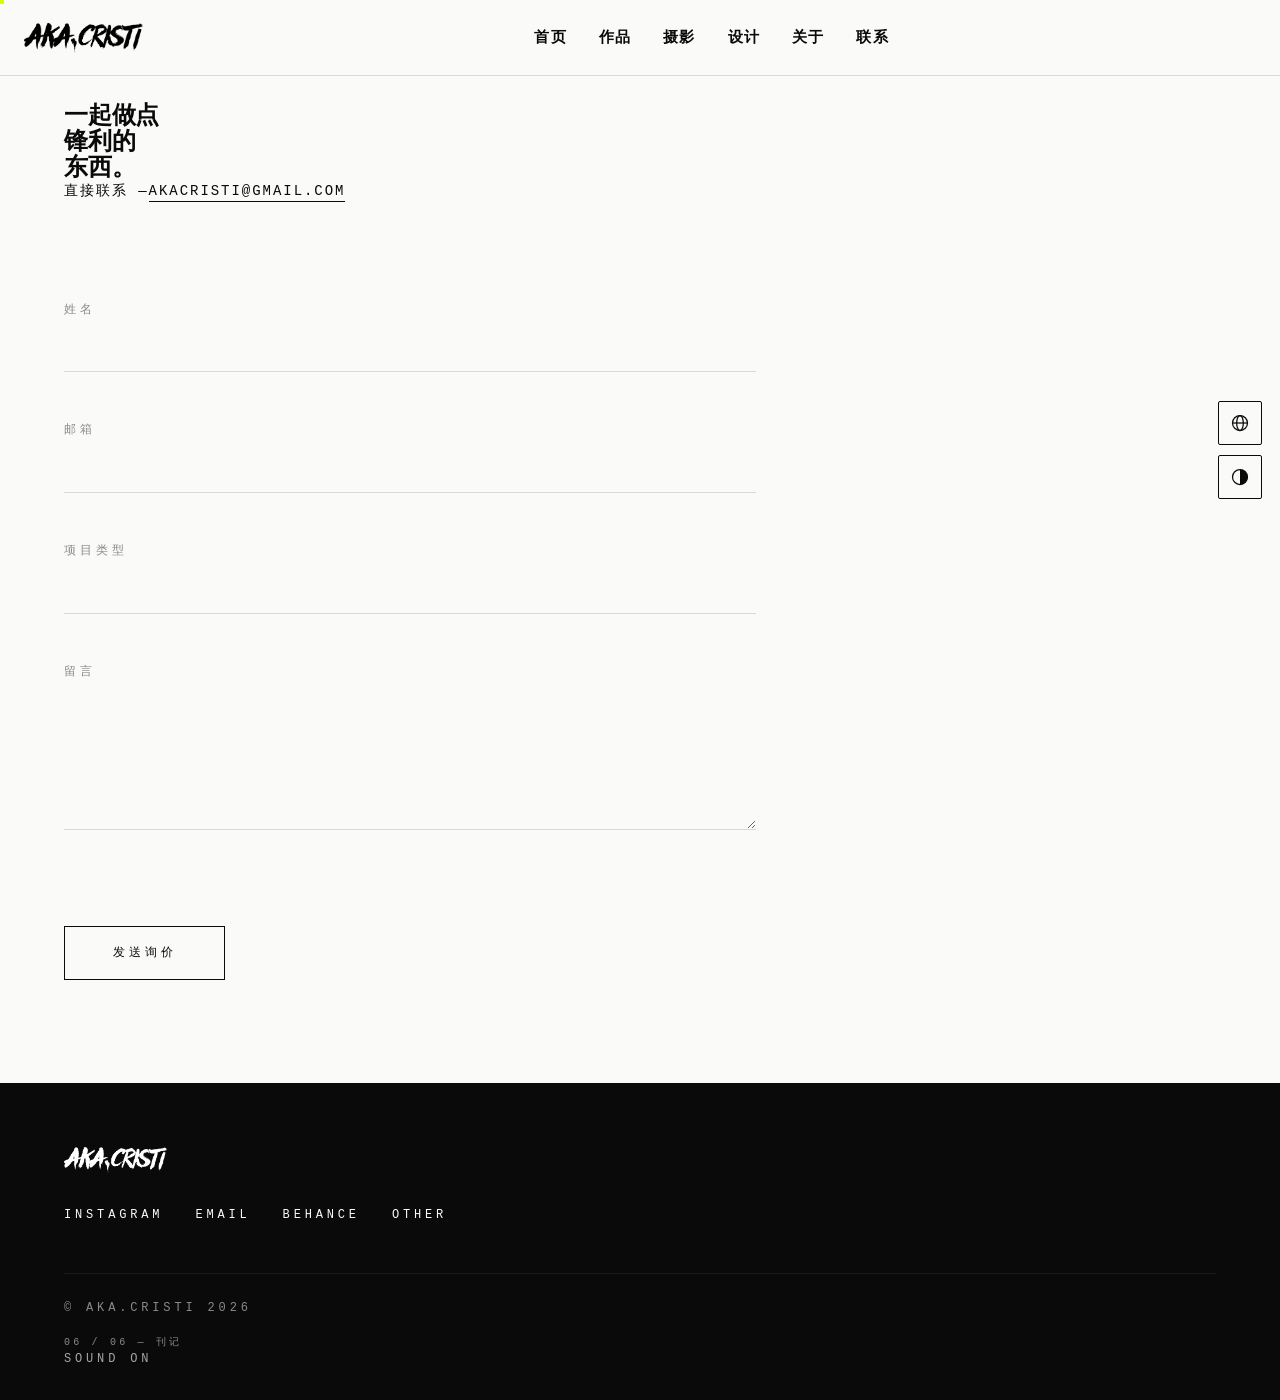
<file: contact.html>
<!DOCTYPE html>
<html lang="zh-CN">
<head>
  <meta charset="UTF-8">
  <script>/* v2.4 主题防闪烁：localStorage 先行 */(function(){try{if(localStorage.getItem('aka-theme')==='dark')document.documentElement.setAttribute('data-theme','dark');}catch(e){}})();</script>
  <meta name="viewport" content="width=device-width, initial-scale=1.0">
  <meta name="description" content="AKA.CRISTI — Contact. Start a project: photography, art direction, visual identity. Cold / Precise / Editorial / Expensive / Sharp.">
  <meta name="author" content="AKA.CRISTI">
  <meta name="theme-color" content="#FAFAF8">
  <meta property="og:type" content="website">
  <meta property="og:title" content="AKA.CRISTI — Contact">
  <meta property="og:description" content="Cold / Precise / Editorial / Expensive / Sharp.">
  <title>Contact — AKA.CRISTI</title>
  <link rel="icon" type="image/png" href="assets/logo/favicon-180.png?v=2.9">
  <link rel="apple-touch-icon" href="assets/logo/favicon-180.png?v=2.9">
  <link rel="stylesheet" href="css/tokens.css?v=2.9">
  <link rel="stylesheet" href="css/cursor.css?v=2.9">
  <link rel="stylesheet" href="css/base.css?v=2.9">
  <link rel="stylesheet" href="css/layout.css?v=2.9">
  <link rel="stylesheet" href="css/hero.css?v=2.9">
  <link rel="stylesheet" href="css/motion.css?v=2.9">
  <link rel="stylesheet" href="css/effects.css?v=2.9">
  <link rel="stylesheet" href="css/pages.css?v=2.9">
  <link rel="stylesheet" href="css/transition.css?v=2.9">
</head>
<body>

  <!-- Header（spec §06，跨页版本） -->
  <header class="site-header" data-js="site-header">
    <div class="header-inner">
      <a class="brand" href="index.html" data-js="brand" aria-label="AKA.CRISTI — home">
        <picture class="brand-logo is-paint">
          <source type="image/webp" srcset="assets/logo/aka-cristi-black.webp?v=2.9">
          <img src="assets/logo/aka-cristi-black.png?v=2.9" alt="AKA.CRISTI">
        </picture>
      </a>
      <nav class="site-nav" data-js="site-nav" aria-label="Primary">
        <a href="index.html" data-i18n="nav.home">Home</a>
        <a href="index.html#work" data-i18n="nav.work">Work</a>
        <a href="index.html#photography" data-i18n="nav.photo">Photography</a>
        <a href="index.html#design" data-i18n="nav.design">Design</a>
        <a href="about.html" data-i18n="nav.about">About</a>
        <a href="contact.html" data-i18n="nav.contact">Contact</a>
      </nav>
      <button class="menu-toggle" type="button" data-js="menu-toggle" aria-label="Open menu" aria-expanded="false">
        <span></span><span></span>
      </button>
    </div>
  </header>
  <!-- v2.8 右侧浮动功能按钮：图标版（地球仪 + 半黑半白圆，inline SVG，stroke=currentColor 随主题反色） -->
  <div class="float-controls">
    <button class="lang-toggle" type="button" data-js="lang-toggle" aria-label="切换语言 / Switch language" title="中 / EN"><svg data-icon="globe" viewBox="0 0 24 24" width="20" height="20" fill="none" stroke="currentColor" stroke-width="1.5" aria-hidden="true"><circle cx="12" cy="12" r="9"/><ellipse cx="12" cy="12" rx="4" ry="9"/><line x1="3" y1="12" x2="21" y2="12"/></svg></button>
    <button class="theme-toggle" type="button" data-js="theme-toggle" aria-label="深色模式 / Dark mode" aria-pressed="false" title="黑白切换 / Toggle theme"><svg data-icon="half" viewBox="0 0 24 24" width="20" height="20" aria-hidden="true"><circle cx="12" cy="12" r="9" fill="none" stroke="currentColor" stroke-width="1.5"/><path d="M12 3 A9 9 0 0 1 12 21 Z" fill="currentColor"/></svg></button>
  </div>

  <!-- Mobile menu（spec §38，跨页版本） -->
  <div class="mobile-menu" data-js="mobile-menu" aria-hidden="true">
    <div class="mobile-menu-top">
      <picture class="brand-logo brand-logo--sm">
          <source type="image/webp" srcset="assets/logo/aka-cristi-black.webp?v=2.9">
          <img src="assets/logo/aka-cristi-black.png?v=2.9" alt="AKA.CRISTI">
        </picture>
      <button class="menu-close" type="button" data-js="menu-close" data-i18n="nav.close">Close</button>
    </div>
    <nav aria-label="Mobile">
      <a href="index.html" data-i18n="nav.home">Home</a>
      <a href="index.html#work" data-i18n="nav.work">Work</a>
      <a href="index.html#photography" data-i18n="nav.photo">Photography</a>
      <a href="index.html#design" data-i18n="nav.design">Design</a>
      <a href="about.html" data-i18n="nav.about">About</a>
      <a href="contact.html" data-i18n="nav.contact">Contact</a>
    </nav>
  </div>

  <main>
    <section class="section" aria-label="Contact">
      <div class="container" data-js="reveal">
        <h1 class="contact-title" data-i18n="cta.title">Let&rsquo;s make<br>something<br>sharp.</h1>
        <p class="contact-mail"><span data-i18n="contact.direct">Direct — </span><a href="mailto:akacristi@gmail.com">akacristi@gmail.com</a></p>

        <form class="inquiry-form" data-js="inquiry-form" novalidate>
          <div class="field" data-js="field-name">
            <label for="f-name" data-i18n="contact.name">Name</label>
            <input id="f-name" name="name" type="text" autocomplete="name" data-js="input-name">
            <p class="field-error" data-js="err-name">Required</p>
          </div>
          <div class="field" data-js="field-email">
            <label for="f-email" data-i18n="contact.email">Email</label>
            <input id="f-email" name="email" type="email" autocomplete="email" data-js="input-email">
            <p class="field-error" data-js="err-email">Required</p>
          </div>
          <div class="field" data-js="field-type">
            <label for="f-type" data-i18n="contact.type">Project type</label>
            <input id="f-type" name="type" type="text" data-js="input-type">
            <p class="field-error" data-js="err-type">Required</p>
          </div>
          <div class="field" data-js="field-message">
            <label for="f-message" data-i18n="contact.msg">Message</label>
            <textarea id="f-message" name="message" data-js="input-message"></textarea>
            <p class="field-error" data-js="err-message">Required</p>
          </div>
          <button class="form-submit magnet" type="submit" data-i18n="contact.send">Send inquiry</button>
        </form>
      </div>
    </section>
  </main>

  <!-- Footer（spec §31，跨页版本） -->
  <footer class="site-footer">
    <div class="container">
      <a class="footer-brand" href="index.html" aria-label="AKA.CRISTI — home">
        <picture class="brand-logo brand-logo--footer">
          <source type="image/webp" srcset="assets/logo/aka-cristi-white.webp?v=2.9">
          <img src="assets/logo/aka-cristi-white.png?v=2.9" alt="AKA.CRISTI">
        </picture>
      </a>
      <nav class="footer-links" aria-label="Social">
        <a href="#">Instagram</a>
        <a href="mailto:hello@cristi.studio">Email</a>
        <a href="#">Behance</a>
        <a href="#">Other</a>
      </nav>
      <p class="footer-copy">© AKA.CRISTI <span data-js="year">2026</span></p>
      <p class="micro footer-colophon" data-i18n="foot.colophon">06 / 06 — Colophon</p>
      <p class="micro"><button class="sound-toggle" type="button" data-js="sound-toggle" aria-pressed="true">SOUND ON</button></p>
    </div>
  </footer>

  <script src="js/data.js?v=2.9"></script>
  <script src="js/i18n.js?v=2.9"></script>
  <script src="js/theme.js?v=2.9"></script>
  <script src="js/cursor.js?v=2.9"></script>
  <script src="js/effects.js?v=2.9"></script>
  <script src="js/main.js?v=2.9"></script>
  <script>
    /* ============================================================
     * AKA.CRISTI — contact.html 内联逻辑
     * 无后端：前端校验 → 拼 mailto → location.href。
     * ============================================================ */
    (function () {
      'use strict';
      function byHook(name, root) {
        return (root || document).querySelector('[data-js="' + name + '"]');
      }
      function T(key) {
        return (window.AKA && AKA.i18n && AKA.i18n.t) ? AKA.i18n.t(key) : key;
      }
      function isEn() {
        return !!(window.AKA && AKA.i18n && AKA.i18n.lang === 'en');
      }
      function init() {
        var form = byHook('inquiry-form');
        if (!form) return;
        var fields = {
          name: { input: byHook('input-name', form), err: byHook('err-name', form), wrap: byHook('field-name', form) },
          email: { input: byHook('input-email', form), err: byHook('err-email', form), wrap: byHook('field-email', form) },
          type: { input: byHook('input-type', form), err: byHook('err-type', form), wrap: byHook('field-type', form) },
          message: { input: byHook('input-message', form), err: byHook('err-message', form), wrap: byHook('field-message', form) }
        };
        var EMAIL_RE = /^[^\s@]+@[^\s@]+\.[^\s@]+$/;
        function validate() {
          var ok = true;
          var vals = {};
          ['name', 'email', 'type', 'message'].forEach(function (k) {
            var f = fields[k];
            if (!f || !f.input) return;
            var v = f.input.value.trim();
            vals[k] = v;
            var bad = !v || (k === 'email' && !EMAIL_RE.test(v));
            if (f.wrap) f.wrap.classList.toggle('is-invalid', !!bad);
            if (f.err) f.err.textContent = k === 'email' && v && !EMAIL_RE.test(v)
              ? T('contact.errEmail')
              : T('contact.errRequired');
            if (bad) ok = false;
          });
          return ok ? vals : null;
        }
        form.addEventListener('submit', function (ev) {
          ev.preventDefault();
          var vals = validate();
          if (!vals) return;
          var en = isEn();
          var subject = en
            ? 'AKA.CRISTI — Project Inquiry — ' + vals.name + ' / ' + vals.type
            : 'AKA.CRISTI — 项目询价 — ' + vals.name + ' / ' + vals.type;
          var body = en
            ? 'NAME\n' + vals.name + '\n\nEMAIL\n' + vals.email +
              '\n\nPROJECT TYPE\n' + vals.type + '\n\nMESSAGE\n' + vals.message
            : '姓名\n' + vals.name + '\n\n邮箱\n' + vals.email +
              '\n\n项目类型\n' + vals.type + '\n\n留言\n' + vals.message;
          location.href = 'mailto:akacristi@gmail.com?subject=' +
            encodeURIComponent(subject) + '&body=' + encodeURIComponent(body);
        });
      }
      if (document.readyState === 'loading') {
        document.addEventListener('DOMContentLoaded', init);
      } else {
        init();
      }
    })();
  </script>
  <script src="js/transition.js?v=2.9"></script>
  <script src="js/sound.js?v=2.9"></script>
</body>
</html>
</file>
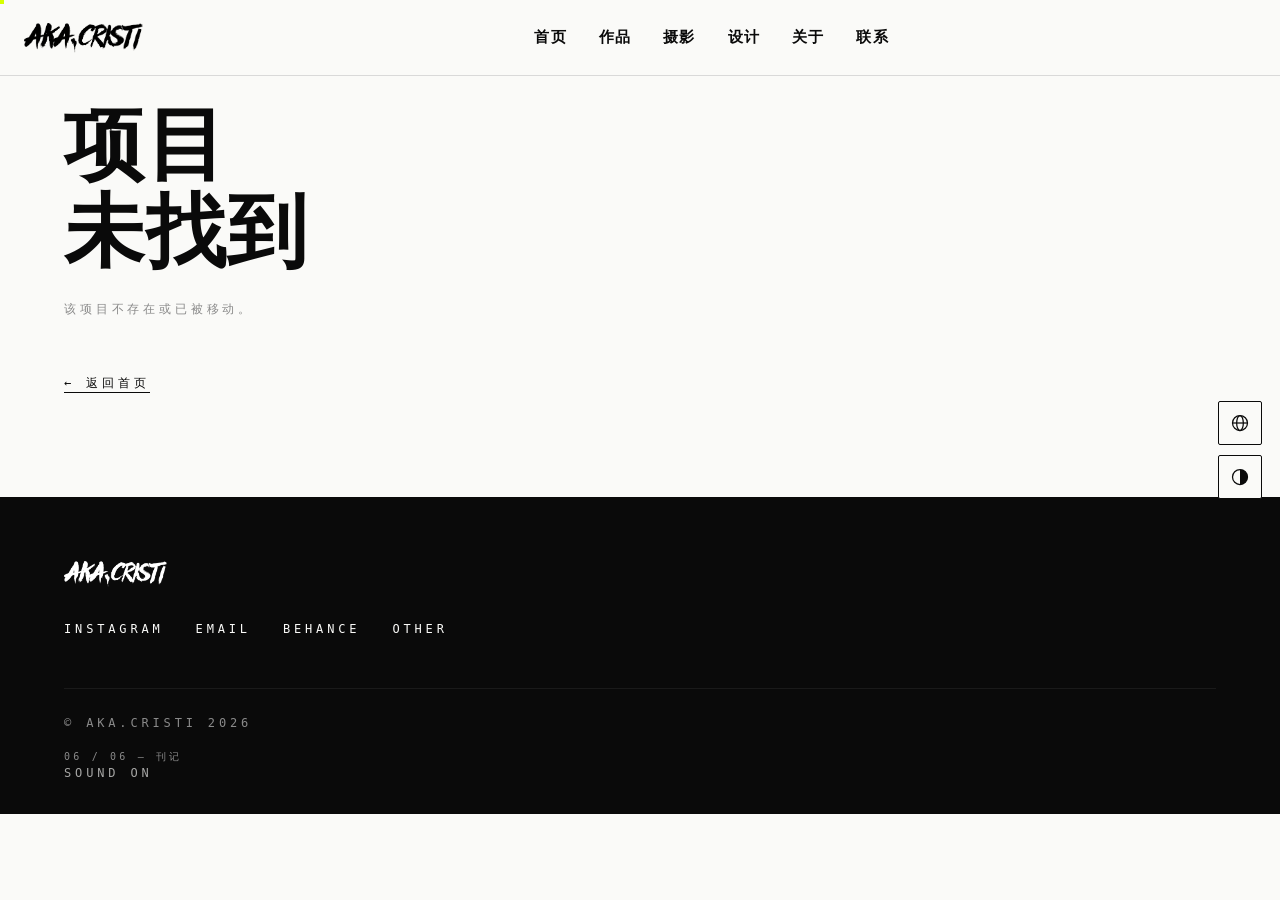
<file: project.html>
<!DOCTYPE html>
<html lang="zh-CN">
<head>
  <meta charset="UTF-8">
  <script>/* v2.4 主题防闪烁：localStorage 先行 */(function(){try{if(localStorage.getItem('aka-theme')==='dark')document.documentElement.setAttribute('data-theme','dark');}catch(e){}})();</script>
  <meta name="viewport" content="width=device-width, initial-scale=1.0">
  <meta name="description" content="AKA.CRISTI — Project detail. Photography / Graphic Design. Cold / Precise / Editorial / Expensive / Sharp.">
  <meta name="author" content="AKA.CRISTI">
  <meta name="theme-color" content="#FAFAF8">
  <meta property="og:type" content="website">
  <meta property="og:title" content="AKA.CRISTI">
  <meta property="og:description" content="Cold / Precise / Editorial / Expensive / Sharp.">
  <title>AKA.CRISTI</title>
  <link rel="icon" type="image/png" href="assets/logo/favicon-180.png?v=2.9">
  <link rel="apple-touch-icon" href="assets/logo/favicon-180.png?v=2.9">
  <link rel="stylesheet" href="css/tokens.css?v=2.9">
  <link rel="stylesheet" href="css/cursor.css?v=2.9">
  <link rel="stylesheet" href="css/base.css?v=2.9">
  <link rel="stylesheet" href="css/layout.css?v=2.9">
  <link rel="stylesheet" href="css/hero.css?v=2.9">
  <link rel="stylesheet" href="css/motion.css?v=2.9">
  <link rel="stylesheet" href="css/pages.css?v=2.9">
  <link rel="stylesheet" href="css/transition.css?v=2.9">
</head>
<body>

  <!-- Header（spec §06，跨页版本） -->
  <header class="site-header" data-js="site-header">
    <div class="header-inner">
      <a class="brand" href="index.html" data-js="brand" aria-label="AKA.CRISTI — home">
        <picture class="brand-logo is-paint">
          <source type="image/webp" srcset="assets/logo/aka-cristi-black.webp?v=2.9">
          <img src="assets/logo/aka-cristi-black.png?v=2.9" alt="AKA.CRISTI">
        </picture>
      </a>
      <nav class="site-nav" data-js="site-nav" aria-label="Primary">
        <a href="index.html" data-i18n="nav.home">Home</a>
        <a href="index.html#work" data-i18n="nav.work">Work</a>
        <a href="index.html#photography" data-i18n="nav.photo">Photography</a>
        <a href="index.html#design" data-i18n="nav.design">Design</a>
        <a href="about.html" data-i18n="nav.about">About</a>
        <a href="contact.html" data-i18n="nav.contact">Contact</a>
      </nav>
      <button class="menu-toggle" type="button" data-js="menu-toggle" aria-label="Open menu" aria-expanded="false">
        <span></span><span></span>
      </button>
    </div>
  </header>
  <!-- v2.8 右侧浮动功能按钮：图标版（地球仪 + 半黑半白圆，inline SVG，stroke=currentColor 随主题反色） -->
  <div class="float-controls">
    <button class="lang-toggle" type="button" data-js="lang-toggle" aria-label="切换语言 / Switch language" title="中 / EN"><svg data-icon="globe" viewBox="0 0 24 24" width="20" height="20" fill="none" stroke="currentColor" stroke-width="1.5" aria-hidden="true"><circle cx="12" cy="12" r="9"/><ellipse cx="12" cy="12" rx="4" ry="9"/><line x1="3" y1="12" x2="21" y2="12"/></svg></button>
    <button class="theme-toggle" type="button" data-js="theme-toggle" aria-label="深色模式 / Dark mode" aria-pressed="false" title="黑白切换 / Toggle theme"><svg data-icon="half" viewBox="0 0 24 24" width="20" height="20" aria-hidden="true"><circle cx="12" cy="12" r="9" fill="none" stroke="currentColor" stroke-width="1.5"/><path d="M12 3 A9 9 0 0 1 12 21 Z" fill="currentColor"/></svg></button>
  </div>

  <!-- Mobile menu（spec §38，跨页版本） -->
  <div class="mobile-menu" data-js="mobile-menu" aria-hidden="true">
    <div class="mobile-menu-top">
      <picture class="brand-logo brand-logo--sm">
          <source type="image/webp" srcset="assets/logo/aka-cristi-black.webp?v=2.9">
          <img src="assets/logo/aka-cristi-black.png?v=2.9" alt="AKA.CRISTI">
        </picture>
      <button class="menu-close" type="button" data-js="menu-close" data-i18n="nav.close">Close</button>
    </div>
    <nav aria-label="Mobile">
      <a href="index.html" data-i18n="nav.home">Home</a>
      <a href="index.html#work" data-i18n="nav.work">Work</a>
      <a href="index.html#photography" data-i18n="nav.photo">Photography</a>
      <a href="index.html#design" data-i18n="nav.design">Design</a>
      <a href="about.html" data-i18n="nav.about">About</a>
      <a href="contact.html" data-i18n="nav.contact">Contact</a>
    </nav>
  </div>

  <main data-js="project-main">
    <!-- 正常内容容器（id 无效时隐藏） -->
    <div data-js="project-content">

      <!-- Hero（AKA_PROJECT_HERO：非自动轮播，静态呈现） -->
      <section class="hero project-hero" data-js="project-hero" aria-label="Project hero">
        <div class="hero-slides" data-js="project-hero-slides"></div>
        <div class="scroll-indicator" aria-hidden="true">Scroll<br>↓</div>
      </section>

      <!-- Project information -->
      <section class="section" aria-label="Project information">
        <div class="container" data-js="reveal">
          <div class="sec-head">
            <h2 class="sec-title" data-i18n="proj.info">Project Information</h2>
            <div class="sec-head-right">
              <span class="micro sec-index" data-js="project-hero-num">N°01 / 12</span>
            </div>
          </div>
          <dl class="project-info" data-js="project-info"></dl>
        </div>
      </section>

      <!-- Image series -->
      <section class="section" aria-label="Image series">
        <div class="container" data-js="reveal">
          <div class="sec-head">
            <h2 class="sec-title" data-i18n="proj.series">Image Series</h2>
          </div>
          <div class="series-list" data-js="project-series"></div>
        </div>
      </section>

      <!-- Description -->
      <section class="section" aria-label="Description">
        <div class="container" data-js="reveal">
          <div class="sec-head">
            <h2 class="sec-title" data-i18n="proj.desc">Description</h2>
          </div>
          <div class="project-desc measure" data-js="project-desc"></div>
        </div>
      </section>

      <!-- Credits -->
      <section class="section" aria-label="Credits">
        <div class="container" data-js="reveal">
          <h3 class="micro-label" data-i18n="proj.credits">Credits</h3>
          <p class="project-credits-text" data-js="project-credits"></p>
        </div>
      </section>

      <!-- Design system（仅 design 类作品，JS 决定显隐） -->
      <section class="section" aria-label="Design system" data-js="project-ds-section" hidden>
        <div class="container" data-js="reveal">
          <div class="sec-head">
            <h2 class="sec-title" data-i18n="proj.ds">Design System</h2>
          </div>
          <div class="ds-swatches" data-js="project-ds-swatches"></div>
          <div class="ds-type" data-js="project-ds-type"></div>
        </div>
      </section>

      <!-- Next project -->
      <section class="section" aria-label="Next project">
        <div class="container" data-js="reveal">
          <div class="sec-head">
            <h2 class="sec-title" data-i18n="proj.next">Next Project</h2>
          </div>
          <div data-js="project-next"></div>
        </div>
      </section>

    </div><!-- /project-content -->

    <!-- id 无效或缺失：优雅 NOT FOUND（JS 决定显隐） -->
    <section class="not-found" aria-label="Project not found" data-js="project-notfound" hidden>
      <div class="container">
        <h1 class="not-found-title" data-i18n="proj.nfTitle">PROJECT<br>NOT FOUND</h1>
        <p class="not-found-note" data-i18n="proj.nfNote">This project does not exist or was moved.</p>
        <a class="not-found-back" href="index.html" data-i18n="proj.nfBack">&larr; Back to index</a>
      </div>
    </section>
  </main>

  <!-- Footer（spec §31，跨页版本） -->
  <footer class="site-footer">
    <div class="container">
      <a class="footer-brand" href="index.html" aria-label="AKA.CRISTI — home">
        <picture class="brand-logo brand-logo--footer">
          <source type="image/webp" srcset="assets/logo/aka-cristi-white.webp?v=2.9">
          <img src="assets/logo/aka-cristi-white.png?v=2.9" alt="AKA.CRISTI">
        </picture>
      </a>
      <nav class="footer-links" aria-label="Social">
        <a href="#">Instagram</a>
        <a href="mailto:hello@cristi.studio">Email</a>
        <a href="#">Behance</a>
        <a href="#">Other</a>
      </nav>
      <p class="footer-copy">© AKA.CRISTI <span data-js="year">2026</span></p>
      <p class="micro footer-colophon" data-i18n="foot.colophon">06 / 06 — Colophon</p>
      <p class="micro"><button class="sound-toggle" type="button" data-js="sound-toggle" aria-pressed="true">SOUND ON</button></p>
    </div>
  </footer>

  <script src="js/data.js?v=2.9"></script>
  <script src="js/i18n.js?v=2.9"></script>
  <script src="js/theme.js?v=2.9"></script>
  <script src="js/cursor.js?v=2.9"></script>
  <script src="js/main.js?v=2.9"></script>
  <script src="js/project.js?v=2.9"></script>
  <script src="js/transition.js?v=2.9"></script>
  <script src="js/sound.js?v=2.9"></script>
</body>
</html>
</file>
<file: css/tokens.css>
/* ============================================================
 * AKA.CRISTI — 设计 token（spec §51）
 * 七组：COLOR / TYPE / SPACE / GRID / RADIUS / MOTION / BREAKPOINT
 * 未来直转 WordPress theme.json（字段名保持一致）。
 * 零外部依赖；全部纯 CSS 变量。
 * ============================================================ */
:root {
  /* ---------- COLOR（spec §34） ---------- */
  --ink: #0A0A0A;
  --paper: #FAFAF8;
  --gray-900: #1A1A1A;
  --gray-700: #3A3A3A;
  --gray-500: #8A8A8A;
  --gray-300: #D9D9D9;
  --gray-100: #EFEFEB;
  /* Frost：全站 <5%，只用于 hover / 链接，永不进 Logo */
  --frost: #A8C5D6;
  /* 霓虹绿：自定义光标专用（旧站回归），永不进 Logo/正文 */
  --neon: #D7FF00;
  --success: #2E7D4F;
  --warning: #B7791F;
  --error: #C23B2E;

  /* ---------- TYPE（spec §33；零外部 URL，系统栈 fallback） ---------- */
  --font-display: "Archivo", "Helvetica Neue", Helvetica, Arial, "Noto Sans TC", sans-serif;
  --font-body: "Inter", system-ui, "PingFang TC", "Noto Sans TC", "Microsoft JhengHei", sans-serif;
  --font-mono: "JetBrains Mono", "IBM Plex Mono", ui-monospace, SFMono-Regular, Menlo, Consolas, monospace;

  --text-display-min: 40px;
  --text-display-max: 80px;
  --text-h2-min: 28px;
  --text-h2-max: 44px;
  --text-body: 16px;
  --leading-body: 1.7;
  --label-size: 12px;
  --label-tracking: 0.32em;   /* 英文 label 一律大写 + mono + 0.32em（spec §59） */
  --wordmark-tracking: 0.32em;

  /* ---------- SPACE（8pt 网格，spec §35） ---------- */
  --space-1: 4px;
  --space-2: 8px;
  --space-3: 16px;
  --space-4: 24px;
  --space-5: 32px;
  --space-6: 48px;
  --space-7: 64px;
  --space-8: 96px;
  --space-9: 128px;
  --section-pad: clamp(48px, 8vw, 128px); /* section 上下：桌面 96–128 / 手机 48–64 */

  /* ---------- GRID（spec §36 / §37） ---------- */
  --container: 1200px;
  --measure: 68ch;            /* 正文最大宽度 */
  --gutter: 24px;             /* 桌面 gutter；手机 16px（layout.css 覆盖） */

  /* ---------- RADIUS（spec §52：禁 pill） ---------- */
  --radius-none: 0px;         /* 品牌默认 */
  --radius-sm: 2px;           /* 头像 / 小标签 */
  --radius-ui: 4px;           /* 一般 UI 上限 */

  /* ---------- MOTION（spec §49 / §50） ---------- */
  --ease-out: cubic-bezier(0.16, 1, 0.3, 1);
  --t-enter: 550ms;           /* 快进 400–700ms */
  --t-exit: 400ms;            /* 快退 300–500ms */
  --t-hold: 3500ms;           /* 停留 2–5s（中值，供 JS 参考） */
  --hero-slide: 6500ms;       /* hero 每张 6.5s（spec §13：6–8s） */

  /* ---------- BREAKPOINT（spec §12 / §37，仅文档 token；媒体查询用字面值） ---------- */
  --bp-desktop: 1280px;
  --bp-tablet: 768px;
  --bp-mobile: 480px;
}

/* ---------- 深色主题（v2.4）：html[data-theme="dark"] 覆盖 ----------
 * 黑白切换：paper↔ink 对调，灰阶反转；--frost/--neon 不变。
 * 跑马灯用 var(--ink)/var(--paper)，自动反转为白条黑字。 */
html[data-theme="dark"] {
  --ink: #FAFAF8;
  --paper: #0A0A0A;
  --gray-900: #E8E8E2;
  --gray-700: #B5B5AE;
  --gray-500: #8A8A8A;
  --gray-300: #33332E;
  --gray-100: #171716;
}
</file>
<file: css/cursor.css>
/* ============================================================
 * AKA.CRISTI — cursor.css（全站自定义光标，v2.4）
 * 旧站方案：8px 霓虹绿点 + 36px 圆环（1px ink 描边）；
 * [data-cursor="view"] 悬停：圆环扩 84px + difference 反差圈 + VIEW。
 * 圆环是光标（非 UI 按钮），border-radius:50% 豁免 pill 禁令。
 * ============================================================ */
.cursor-dot,
.cursor-ring {
  position: fixed;
  left: 0;
  top: 0;
  pointer-events: none;
  opacity: 0;
  z-index: 10001;
}
.cursor-dot {
  width: 8px;
  height: 8px;
  margin: -4px 0 0 -4px;
  background: var(--neon);
  transition: opacity .2s linear;
  z-index: 10002;
}
.cursor-ring {
  width: 36px;
  height: 36px;
  margin: -18px 0 0 -18px;
  border: 1px solid var(--ink);
  border-radius: 50%;
  display: flex;
  align-items: center;
  justify-content: center;
  /* 尺寸走 width/height/margin，不碰 transform（JS 用 transform 做 lerp 位移） */
  transition: opacity .25s linear, width .25s var(--ease-out),
              height .25s var(--ease-out), margin .25s var(--ease-out),
              background-color .25s var(--ease-out), border-color .25s var(--ease-out);
}
.cursor-ring::after {
  content: "VIEW";
  font-family: var(--font-mono);
  font-size: 10px;
  letter-spacing: .2em;
  text-indent: .2em;
  color: #0A0A0A;
  opacity: 0;
  transition: opacity .2s linear;
  white-space: nowrap;
}
/* 光标就绪：原生光标熄灭（全站） */
html.has-cursor .cursor-dot,
html.has-cursor .cursor-ring { opacity: 1; }
html.has-cursor,
html.has-cursor *,
html.has-cursor *::before,
html.has-cursor *::after { cursor: none !important; }
/* VIEW 态：84px 反差圈，绿点熄灭 */
.cursor-ring.is-view {
  width: 84px;
  height: 84px;
  margin: -42px 0 0 -42px;
  background: #fff;
  border-color: #fff;
  mix-blend-mode: difference; /* 图片上的反差圈 */
}
.cursor-ring.is-view::after { opacity: 1; }
@media (prefers-reduced-motion: reduce) {
  .cursor-dot, .cursor-ring { display: none; }
}
</file>
<file: css/base.css>
/* ============================================================
 * AKA.CRISTI — base.css
 * reset、字体栈、基础排印、selection、focus-visible。
 * 品牌红线：左对齐；英文 label 大写 mono 0.32em；无阴影无渐变。
 * ============================================================ */

/* ---------- reset ---------- */
*, *::before, *::after { box-sizing: border-box; }
* { margin: 0; padding: 0; }

html {
  -webkit-text-size-adjust: 100%;
  scroll-behavior: smooth;
}

body {
  font-family: var(--font-body);
  font-size: var(--text-body);
  line-height: var(--leading-body);
  color: var(--ink);
  background: var(--paper);
  -webkit-font-smoothing: antialiased;
  text-rendering: optimizeLegibility;
  overflow-x: hidden;
}

img, svg, video {
  display: block;
  max-width: 100%;
}

img { height: auto; }

a {
  color: inherit;
  text-decoration: none;
}

button {
  font: inherit;
  color: inherit;
  background: none;
  border: 0;
  cursor: pointer;
}

ul, ol { list-style: none; }

/* ---------- 基础排印 ---------- */
h1, h2, h3, h4 {
  font-family: var(--font-display);
  font-weight: 600;
  line-height: 1.08;
  letter-spacing: -0.01em;
  text-align: left;
}

p { text-align: left; }

/* 英文 label：JetBrains Mono 500、大写、0.32em（spec §33 / §59） */
.label {
  font-family: var(--font-mono);
  font-weight: 500;
  font-size: var(--label-size);
  letter-spacing: var(--label-tracking);
  text-transform: uppercase;
  line-height: 1.5;
}

/* 字标：Archivo 600、tracking 0.32em */
.wordmark {
  font-family: var(--font-display);
  font-weight: 600;
  letter-spacing: var(--wordmark-tracking);
  text-transform: uppercase;
  white-space: nowrap;
}

/* ---------- selection ---------- */
::selection {
  background: var(--ink);
  color: var(--paper);
}

/* ---------- focus 可见性（§42 无障碍） ---------- */
:focus-visible {
  outline: 2px solid var(--ink);
  outline-offset: 3px;
}

/* 深色底上的 focus */
.site-footer :focus-visible {
  outline-color: var(--paper);
}

/* ---------- 布局容器 ---------- */
.container {
  width: 100%;
  max-width: var(--container);
  margin-inline: auto;
  padding-inline: var(--space-4);
}

.measure { max-width: var(--measure); }

/* ----------  visually-hidden（无障碍） ---------- */
.vh {
  position: absolute !important;
  width: 1px; height: 1px;
  padding: 0; margin: -1px;
  overflow: hidden;
  clip: rect(0 0 0 0);
  white-space: nowrap;
  border: 0;
}
</file>
<file: css/layout.css>
/* ============================================================
 * AKA.CRISTI — layout.css
 * header / nav / 移动菜单 / section 容器 / grids / cards /
 * statement / about / contact / footer。断点 1280 / 768 / 480。
 * 红线：无 shadow / blur / glass / gradient；圆角 ≤4px；左对齐。
 * ============================================================ */

/* ================= header（spec §06） ================= */
.site-header {
  position: fixed;
  inset: 0 0 auto 0;
  z-index: 100;
  height: 76px;
  background: var(--paper);
  border-bottom: 1px solid var(--gray-300);
  /* 无 shadow / blur / glass / gradient */
}
.header-inner {
  height: 100%;
  max-width: none;
  padding-inline: var(--space-4);
  display: flex;
  align-items: center;
  justify-content: space-between;
  gap: var(--space-4);
}
.brand {
  display: inline-flex;
  align-items: center;
  gap: 12px;
  color: var(--ink);
}
/* 笔触 LOGO（assets/logo）：浅底用黑版，深底用白版；宽按 2744:690 自适应 */
.brand-logo { display: inline-flex; height: 30px; }
.brand-logo img { display: block; height: 100%; width: auto; }
/* 载入笔触：clip-path 从左向右 wipe 展开，模拟书写，每页载入跑一次 */
.brand-logo.is-paint { animation: brand-paint 600ms var(--ease-out) both; }
@keyframes brand-paint {
  from { clip-path: inset(0 100% 0 0); }
  to { clip-path: inset(0 0 0 0); }
}

.site-nav {
  display: flex;
  align-items: center;
  gap: var(--space-5);
}
.site-nav a {
  font-family: var(--font-display); /* v2.1：无衬线粗体 */
  font-weight: 700;
  font-size: 15px; /* v2.1：导航字号加大（原 12px label） */
  letter-spacing: .08em; /* v2.2：字间距收窄（原 --label-tracking 太宽） */
  text-transform: uppercase;
  color: var(--ink);
  padding-block: 4px;
  border-bottom: 1px solid transparent;
}
.site-nav a:hover {
  border-bottom-color: var(--ink); /* hover：1px 下划线（§18） */
  color: var(--frost);            /* frost 只用于 hover/链接 */
}
.site-nav a.is-active { border-bottom-color: var(--ink); }

/* v2.7：语言/主题按钮移出 header（改右侧浮动）后，桌面端导航居中，保持版式稳定 */
@media (min-width: 769px) {
  .site-nav { margin-inline: auto; }
}

/* 语言切换：mono 小字「中 / EN」，当前语言高亮（无 pill） */
.lang-toggle {
  font-family: var(--font-mono);
  font-weight: 500;
  font-size: var(--label-size);
  letter-spacing: var(--label-tracking);
  text-transform: uppercase;
  background: none;
  border: none;
  padding: 4px 0;
  color: var(--ink);
  cursor: pointer;
  white-space: nowrap;
}
.lang-toggle .off { opacity: .35; }
.lang-toggle .on { opacity: 1; border-bottom: 1px solid var(--ink); }
.lang-toggle:hover .off { opacity: .7; }

/* 主题切换（v2.4）：方形小色块；亮色模式黑块 / 暗色模式白块（= 当前 --ink） */
.theme-toggle {
  display: inline-flex;
  align-items: center;
  justify-content: center;
  width: 34px;
  height: 34px;
  background: none;
  border: none;
  padding: 0;
  cursor: pointer;
}
.theme-toggle i {
  display: block;
  width: 14px;
  height: 14px;
  background: var(--ink);
  transition: background-color .25s var(--ease-out);
}
.theme-toggle:hover i { background: var(--frost); }

/* v2.7 右侧浮动功能按钮组：语言 + 主题，随视口固定（position: fixed），纵向排列；
   黑白杂志风：44px 方形（移动端 36px），radius 2px，1px ink 边框，paper 底，无渐变/发光。
   z-index 150：内容/导航(100)之上，移动菜单 overlay(200)/转场(9999)/光标(10001)之下。
   按钮沿用 data-js="lang-toggle"/"theme-toggle"，i18n.js 与 theme.js 自动绑定，无需新 JS。 */
.float-controls {
  position: fixed;
  right: 18px;
  top: 50%;
  transform: translateY(-50%);
  z-index: 150;
  display: flex;
  flex-direction: column;
  gap: 10px;
}
.float-controls .lang-toggle,
.float-controls .theme-toggle {
  width: 44px;
  height: 44px;
  padding: 0;
  border: 1px solid var(--ink);
  border-radius: 2px;
  background: var(--paper);
  color: var(--ink); /* SVG 图标 stroke=currentColor，随主题反色 */
  display: flex;
  align-items: center;
  justify-content: center;
  cursor: pointer;
}
/* v2.8：图标版（inline SVG，currentColor 随主题反色；中/EN 文字版已废弃） */
.float-controls svg { width: 20px; height: 20px; display: block; }
@media (max-width: 768px) {
  .float-controls { right: 12px; gap: 8px; }
  .float-controls .lang-toggle,
  .float-controls .theme-toggle { width: 36px; height: 36px; }
  .float-controls svg { width: 16px; height: 16px; }
}
/* 深色模式：笔触 LOGO 反色（黑版↔白版），转场面板恒黑不需要动 */
html[data-theme="dark"] .brand-logo img { filter: invert(1); }

/* 汉堡按钮：桌面隐藏 */
.menu-toggle {
  display: none;
  width: 40px;
  height: 40px;
  position: relative;
}
.menu-toggle span {
  position: absolute;
  left: 8px; right: 8px;
  height: 2px;
  background: var(--ink);
}
.menu-toggle span:nth-child(1) { top: 14px; }
.menu-toggle span:nth-child(2) { top: 24px; }

/* ================= 移动菜单（spec §38） ================= */
.mobile-menu {
  position: fixed;
  inset: 0;
  z-index: 200;
  background: var(--paper);
  display: flex;
  flex-direction: column;
  padding: var(--space-4);
  transform: translateY(-100%);
  visibility: hidden;
  transition: transform var(--t-enter) var(--ease-out),
              visibility 0s linear var(--t-enter);
}
.mobile-menu.is-open {
  transform: translateY(0);
  visibility: visible;
  transition: transform var(--t-enter) var(--ease-out);
}
.mobile-menu-top {
  display: flex;
  align-items: center;
  justify-content: space-between;
  height: 48px;
}
.mobile-menu-top .brand-logo { height: 24px; }
.menu-close {
  font-family: var(--font-mono);
  font-size: var(--label-size);
  letter-spacing: var(--label-tracking);
  text-transform: uppercase;
  padding: 12px 0 12px 12px;
}
.mobile-menu nav {
  flex: 1;
  display: flex;
  flex-direction: column;
  justify-content: center;
  gap: var(--space-2);
}
.mobile-menu nav a {
  font-family: var(--font-display);
  font-weight: 600;
  font-size: clamp(32px, 9vw, 56px);
  line-height: 1.15;
  letter-spacing: 0.06em;
  text-transform: uppercase;
  text-align: left;
  color: var(--ink);
  padding-block: 4px;
}
.mobile-menu nav a:hover { color: var(--frost); }

/* ================= section 通用 ================= */
.section { padding-block: var(--section-pad); }
.sec-head {
  display: flex;
  align-items: baseline;
  justify-content: space-between;
  gap: var(--space-4);
  margin-bottom: var(--space-6);
  border-bottom: 1px solid var(--gray-300);
  padding-bottom: var(--space-4);
}
.sec-head-right {
  display: flex;
  align-items: baseline;
  gap: var(--space-4);
  flex-shrink: 0;
}
/* §10 P3：编辑编号体系 */
.sec-index {
  font-family: var(--font-mono);
  font-weight: 500;
  font-size: 10px;
  letter-spacing: var(--label-tracking);
  text-transform: uppercase;
  color: var(--gray-500);
  white-space: nowrap;
}
.sec-archive { color: var(--gray-500); }
/* 10px mono 微标签（§10 P3） */
.micro {
  font-family: var(--font-mono);
  font-weight: 500;
  font-size: 10px;
  letter-spacing: var(--label-tracking);
  text-transform: uppercase;
  line-height: 1.5;
}
.sec-index-static {
  color: var(--gray-500);
  margin-bottom: var(--space-4);
}
.footer-colophon {
  color: var(--gray-500);
  margin-top: var(--space-3);
}
.sec-title {
  font-size: clamp(var(--text-h2-min), 4vw, var(--text-h2-max));
  text-transform: uppercase;
  letter-spacing: 0.04em;
}
.sec-link {
  font-family: var(--font-mono);
  font-size: var(--label-size);
  letter-spacing: var(--label-tracking);
  text-transform: uppercase;
  white-space: nowrap;
  border-bottom: 1px solid transparent;
}
.sec-link:hover {
  border-bottom-color: var(--ink);
  color: var(--frost);
}

/* v2.8：#photography / #design 筛选栏全视口通栏（打破 .container 限宽，
   与 .design-grid 同式：100vw + calc(50% - 50vw)；按钮内侧留 padding；tab 样式不变） */
#photography .filter,
#design .filter {
  width: 100vw;
  max-width: none;
  margin-left: calc(50% - 50vw);
  margin-right: calc(50% - 50vw);
  padding-inline: max(20px, 6vw);
  padding-bottom: var(--space-3);
  border-bottom: 1px solid var(--gray-300);
}

/* 分类 filter（§22 / §26） */
.filter {
  display: flex;
  flex-wrap: wrap;
  gap: var(--space-2) var(--space-4);
  margin-bottom: var(--space-5);
}
.filter button {
  font-family: var(--font-mono);
  font-size: var(--label-size);
  letter-spacing: var(--label-tracking);
  text-transform: uppercase;
  color: var(--gray-500);
  padding: 6px 2px;
  border-bottom: 1px solid transparent;
}
.filter button:hover { color: var(--ink); }
.filter button.is-active {
  color: var(--ink);
  border-bottom-color: var(--ink);
}

/* ================= selected work（spec §20 / §21） ================= */
.selected-grid {
  display: grid;
  grid-template-columns: repeat(2, 1fr);
  gap: var(--space-4);
}
.work-card {
  display: block;
  border: 1px solid var(--gray-300);
  background: var(--paper);
  text-align: left;
  /* 无 shadow */
}
.work-card:hover { border-color: var(--ink); } /* hover：边框转 ink */
/* Phase 2：卡片即链接（project.html?id=）；WebP picture 块级化 */
a.work-card, a.photo-cell, a.design-cell {
  color: inherit;
  text-decoration: none;
}
.work-card-img picture,
.photo-cell picture,
.design-imgwrap picture {
  display: block;
}
.work-card-num {
  display: block;
  font-family: var(--font-mono);
  font-size: var(--label-size);
  letter-spacing: var(--label-tracking);
  color: var(--gray-500);
  padding: var(--space-3) var(--space-3) 0;
}
.work-card-img {
  overflow: hidden;
  margin: var(--space-3);
  margin-bottom: 0;
}
.work-card-img img {
  width: 100%;
  aspect-ratio: 4 / 3;
  object-fit: cover;
  /* §10 P2：灰阶优先，hover 透出部分色彩 */
  filter: grayscale(.7) contrast(1.1);
  transition: transform 400ms var(--ease-out), filter 500ms var(--ease-out);
}
.work-card:hover .work-card-img img {
  transform: scale(1.03); /* hover 图 scale 1.03 / 400ms */
  filter: grayscale(.3) contrast(1.12);
}
.work-card-meta { padding: var(--space-3); }
.work-card-cat {
  font-family: var(--font-mono);
  font-size: var(--label-size);
  letter-spacing: var(--label-tracking);
  text-transform: uppercase;
  color: var(--gray-500);
}
.work-card-title {
  font-size: 20px;
  margin-top: 4px;
}
.work-card-year {
  font-family: var(--font-mono);
  font-size: var(--label-size);
  letter-spacing: var(--label-tracking);
  color: var(--gray-500);
  margin-top: 4px;
}

/* ================= photography grid（v2.4：满屏密集 6 列，3/4 缩略图） ================= */
.photo-grid {
  display: grid;
  grid-template-columns: repeat(6, 1fr);
  gap: 2px;
  /* 突破 container，全宽满屏（body overflow-x:hidden 兜底） */
  width: 100vw;
  max-width: none;
  margin-left: calc(50% - 50vw);
  margin-right: calc(50% - 50vw);
}
.photo-cell {
  display: block;
  overflow: hidden;
  text-align: left;
  /* 禁 overlay gradient / heavy text overlay / shadow */
}
.photo-cell img {
  width: 100%;
  aspect-ratio: 3 / 4;
  object-fit: cover;
  filter: grayscale(.7) contrast(1.1); /* §10 P2 */
  transition: transform 400ms var(--ease-out), filter 500ms var(--ease-out);
}
.photo-cell:hover img {
  transform: scale(1.03);
  filter: grayscale(.3) contrast(1.12);
}
.photo-meta { padding: var(--space-2) 0 0; }
.photo-meta .micro { color: var(--gray-500); }
.photo-meta .work-card-title { margin: 6px 0 4px; }

/* ================= design：横向滚动单排（v2.4） ================= */
.design-grid {
  display: flex;
  overflow-x: auto;
  scrollbar-width: none; /* Firefox 隐藏滚动条但可滚 */
  gap: 2px;
  /* 突破 container，全宽条带 */
  width: 100vw;
  max-width: none;
  margin-left: calc(50% - 50vw);
  margin-right: calc(50% - 50vw);
  padding-bottom: 4px;
  align-items: start;
}
.design-grid::-webkit-scrollbar { display: none; }
.design-cell {
  display: block;
  flex: 0 0 clamp(260px, 32vw, 420px);
  border: 1px solid var(--gray-300);
  background: var(--paper);
  text-align: left;
  /* 无阴影 */
}
.design-cell.span7 { grid-column: span 7; }
.design-cell.span5 { grid-column: span 5; }
.design-cell.span4 { grid-column: span 4; }
.design-cell:hover { border-color: var(--ink); }
.design-cell img {
  width: 100%;
  object-fit: cover;
  filter: grayscale(.7) contrast(1.1); /* §10 P2：SVG 占位与真图统一 */
  transition: transform 400ms var(--ease-out), filter 500ms var(--ease-out);
}
/* 横滚条带：统一 3/4 缩略图（覆盖旧 ratio 穿插类） */
.design-grid .design-cell .design-imgwrap img { aspect-ratio: 3 / 4; }
/* 长宽比穿插（v2.4 横滚下不再使用，保留类名防 JS 残留报错） */
.design-cell.ratio-45 img { aspect-ratio: 4 / 5; }
.design-cell.ratio-1610 img { aspect-ratio: 16 / 10; }
.design-cell.ratio-34 img { aspect-ratio: 3 / 4; }
.design-cell .design-imgwrap { overflow: hidden; }
.design-cell:hover .design-imgwrap img {
  transform: scale(1.03);
  filter: grayscale(.3) contrast(1.12);
}
.design-cell .work-card-meta { padding: var(--space-3); }

/* ================= brand statement（spec §32 + §10 P5 竖排流动品牌字带） ================= */
.statement {
  position: relative;
  overflow: hidden;
  border-top: 1px solid var(--gray-300);
  border-bottom: 1px solid var(--gray-300);
}
/* §10 P5：5 列描边 AKA.CRISTI，不同速度/延迟竖向漂移（alternate 往返），当呼吸口 */
.vertical-names {
  position: relative;
  display: flex;
  justify-content: space-around;
  align-items: flex-start;
  overflow: hidden;
  height: 190px;
  border-top: 1px solid var(--gray-300);
  border-bottom: 1px solid var(--gray-300);
}
.statement .vertical-names {
  position: absolute;
  inset: 0;
  height: auto;
  border: 0;
  opacity: .55; /* 做背景时更淡，不抢正文 */
}
.name-col {
  width: 20%;
  display: flex;
  flex-direction: column;
  align-items: center;
  gap: 30px;
  padding-top: 24px;
  animation: name-drift 18s ease-in-out infinite alternate;
  will-change: transform;
}
.name-col:nth-child(2) { animation-duration: 23s; animation-delay: -8s; }
.name-col:nth-child(3) { animation-duration: 20s; animation-delay: -3s; }
.name-col:nth-child(4) { animation-duration: 26s; animation-delay: -13s; }
.name-col:nth-child(5) { animation-duration: 21s; animation-delay: -5s; }
.outline-name {
  font-family: var(--font-display);
  font-weight: 600;
  font-size: clamp(34px, 5vw, 70px);
  line-height: .8;
  letter-spacing: -.05em;
  white-space: nowrap;
  color: transparent;
  -webkit-text-stroke: 1px #b7b7b7; /* 纸底描边 */
}
.vertical-names--dark .outline-name {
  -webkit-text-stroke: 1px rgba(255, 255, 255, .14); /* 深色带 */
}
@keyframes name-drift {
  from { transform: translateY(-70px); }
  to { transform: translateY(70px); }
}
.statement-inner {
  position: relative;
  padding-block: var(--section-pad);
}
.statement-title {
  font-size: clamp(var(--text-display-min), 7vw, var(--text-display-max));
  text-transform: uppercase;
  max-width: 16ch;
}

/* ================= about intro（spec §28） ================= */
.about-screen1 { margin-bottom: var(--space-8); }
.about-word {
  font-size: clamp(56px, 12vw, 140px);
  text-transform: uppercase;
  letter-spacing: 0.04em;
  margin-bottom: var(--space-5);
}
.about-hero-img {
  width: 100%;
  max-height: 70vh;
  object-fit: cover;
  filter: grayscale(.7) contrast(1.1); /* §10 P2：全站作品图统一 */
}
.about-screen2 {
  display: grid;
  grid-template-columns: repeat(2, 1fr);
  gap: var(--space-3) var(--space-4);
  margin-bottom: var(--space-8);
  padding-block: var(--space-6);
  border-top: 1px solid var(--gray-300);
  border-bottom: 1px solid var(--gray-300);
}
.about-disc {
  font-family: var(--font-display);
  font-weight: 600;
  font-size: clamp(20px, 3vw, 32px);
  text-transform: uppercase;
  letter-spacing: 0.06em;
}
.about-long { max-width: var(--measure); }
.about-long p + p { margin-top: var(--space-3); }

/* ================= contact cta（spec §30） ================= */
.contact-cta { text-align: left; }
.cta-title {
  font-size: clamp(var(--text-display-min), 8vw, var(--text-display-max));
  text-transform: uppercase;
  line-height: 1.02;
  margin-bottom: var(--space-6);
}
.btn-start {
  display: inline-block;
  background: var(--ink);
  color: var(--paper);
  font-family: var(--font-mono);
  font-size: var(--label-size);
  letter-spacing: var(--label-tracking);
  text-transform: uppercase;
  padding: 16px 32px;
  border: 1px solid var(--ink);
  transition: background-color var(--t-exit) var(--ease-out),
              color var(--t-exit) var(--ease-out);
  /* 无 shadow */
}
.btn-start:hover {
  background: transparent;
  color: var(--ink);
}

/* ================= footer（spec §31） ================= */
.site-footer {
  background: var(--ink);
  color: var(--paper);
  padding-block: var(--space-7) var(--space-5);
}
.footer-brand {
  display: inline-flex;
  align-items: center;
  gap: 12px;
  margin-bottom: var(--space-5);
}
.footer-brand .brand-logo { height: 26px; } /* footer 深底，用白版 */
/* 音效开关：mono 小字，跟 footer 文字统一，无 pill */
.sound-toggle {
  font-family: var(--font-mono);
  font-size: var(--label-size);
  letter-spacing: var(--label-tracking);
  text-transform: uppercase;
  color: var(--paper);
  background: none;
  border: 0;
  padding: 0;
  cursor: pointer;
  opacity: .65;
}
.sound-toggle:hover { opacity: 1; }
.footer-links {
  display: flex;
  flex-wrap: wrap;
  gap: var(--space-2) var(--space-5);
  margin-bottom: var(--space-6);
}
.footer-links a {
  font-family: var(--font-mono);
  font-size: var(--label-size);
  letter-spacing: var(--label-tracking);
  text-transform: uppercase;
  color: var(--paper);
}
.footer-links a:hover { color: var(--frost); } /* hover frost */
.footer-copy {
  font-family: var(--font-mono);
  font-size: var(--label-size);
  letter-spacing: var(--label-tracking);
  text-transform: uppercase;
  color: var(--gray-500);
  border-top: 1px solid var(--gray-900);
  padding-top: var(--space-4);
}

/* ================= 断点 ================= */
@media (max-width: 1279px) {
  /* tablet：photo 保持 6 列密集；design 横滚不变 */
}

@media (max-width: 768px) {
  :root { --gutter: 16px; }
  .site-header { height: 62px; }
  .site-nav { display: none; }          /* 汉堡接管 */
  .menu-toggle { display: block; }
  .photo-grid { grid-template-columns: repeat(3, 1fr); gap: 2px; } /* v2.4：移动端 3 列密集 */
  .design-cell { flex-basis: 72vw; } /* v2.4：移动端横滚项 72vw */
  .selected-grid { grid-template-columns: 1fr; }
  .about-screen2 { grid-template-columns: 1fr; }
  .container { padding-inline: var(--space-3); }
  /* 字带移动端：4 列 */
  .vertical-names { height: 130px; }
  .name-col { width: 25%; }
  .name-col:nth-child(n+5) { display: none; }
  .outline-name { font-size: 38px; }
}

@media (max-width: 480px) {
  .brand-logo { height: 24px; }   /* ≤480px 缩小继续显示，不隐藏 */
  .site-header { height: 60px; }
  /* v2.4：沿用 768px 的 3 列密集 + 横滚，不再单列 */
}

/* reduced-motion：笔触载入动画直接给终态 */
@media (prefers-reduced-motion: reduce) {
  .brand-logo.is-paint { animation: none; }
}
</file>
<file: css/carousel.css>
/* ============================================================
 * AKA.CRISTI — carousel.css（v2.9 Elementor 風格輪播）
 * 簡單可靠：淡入切換 + 自動播放 + 箭頭 + 圓點，無 scroll 綁定。
 * 設計語言：全幅 100vh，圖片 cover，文字左下疊加，零裝飾。
 * ============================================================ */

.carousel {
  position: relative;
  height: 100vh; /* v2.9.14: 滾輪劫持，100vh 不滾頁面 */
  background: var(--paper);
}

.carousel-pin {
  position: sticky;
  top: 0;
  height: 100vh;
  min-height: 560px;
  overflow: hidden;
}

/* slides：上滑出現（v2.9.11），無漸隱 */
.carousel-slides {
  position: absolute;
  inset: 0;
  margin: 0;
  padding: 0;
  list-style: none;
}

.carousel-slide {
  position: absolute;
  inset: 0;
  visibility: hidden;
  z-index: 1;
  /* v2.9.14：滾輪切換用 CSS transition */
  transition: transform 600ms var(--ease-out);
  will-change: transform;
}

/* 文字：JS 寫 parallax 延遲位移 */
/* 媒體：原尺寸，無放大 */
.carousel-media {
  position: absolute;
  inset: 0;
}

.carousel-media img,
.carousel-media video {
  width: 100%;
  height: 100%;
  object-fit: cover;
  object-position: 50% 30%;
  display: block;
}

/* 圖片/視頻 */
.carousel-slide img,
.carousel-slide video {
  width: 100%;
  height: 100%;
  object-fit: cover;
  object-position: 50% 30%;
  display: block;
}

/* 暗色遮罩讓文字可讀（純色，無漸變） */
.carousel-slide::after {
  content: "";
  position: absolute;
  inset: 0;
  background: rgba(10, 10, 10, 0.28);
  pointer-events: none;
}

/* 文字 caption 位置：按內容主體定排版（v2.9.16），避開主體、畫面平衡 */
.carousel-caption {
  position: absolute;
  z-index: 2;
  color: #FAFAF8;
  max-width: 640px;
}
/* RIVER：生物居中 → 右中（水面留白） */
.carousel-caption.pos-mr { right: var(--space-6); top: 50%; transform: translateY(-50%); text-align: right; }
/* WAWA：機器人居中 → 左側，距左 150px，垂直約 60%（紅框位置） */
.carousel-caption.pos-ml150 { left: 150px; top: 60%; transform: translateY(-50%); }
/* NEON：模特居中 → 左中（模特身旁、背景虛化處） */
.carousel-caption.pos-ml { left: var(--space-6); top: 50%; transform: translateY(-50%); }
/* URBAN：模特偏左 → 右側牆面中部（紅框位置，垂直約 62%） */
.carousel-caption.pos-tr { right: var(--space-6); top: 62%; transform: translateY(-50%); text-align: right; }

.carousel-caption .micro {
  color: rgba(250, 250, 248, 0.7);
  margin-bottom: var(--space-2);
}

.carousel-caption h2 {
  font-size: clamp(40px, 7vw, 110px);
  line-height: 0.95;
  letter-spacing: -0.02em;
  margin: 0 0 var(--space-3) 0;
  font-weight: 800;
}

.carousel-caption p {
  font-size: 15px;
  line-height: 1.6;
  color: rgba(250, 250, 248, 0.85);
  margin: 0;
  max-width: 420px;
}

/* 箭頭：只要尖嘴，不要方框（v2.9.4） */
.carousel-arrow {
  position: absolute;
  top: 50%;
  transform: translateY(-50%);
  z-index: 3;
  background: transparent;
  border: none;
  color: rgba(250, 250, 248, 0.85);
  cursor: pointer;
  font-size: 44px;
  font-weight: 300;
  line-height: 1;
  padding: 12px;
  transition: color 200ms ease, transform 200ms ease;
}

.carousel-arrow:hover {
  color: #FAFAF8;
  transform: translateY(-50%) scale(1.15);
}

.carousel-arrow.prev { left: var(--space-4); }
.carousel-arrow.next { right: calc(var(--space-4) + 56px); } /* 避開右側浮動按鈕 */

/* 圓點 */
.carousel-dots {
  position: absolute;
  bottom: var(--space-4);
  left: 50%;
  transform: translateX(-50%);
  z-index: 3;
  display: flex;
  gap: 10px;
  margin: 0;
  padding: 0;
  list-style: none;
}

.carousel-dots button {
  width: 8px;
  height: 8px;
  border-radius: 50%;
  border: none;
  padding: 0;
  background: rgba(250, 250, 248, 0.35);
  cursor: pointer;
  transition: background 200ms ease, transform 200ms ease;
}

.carousel-dots button:hover {
  background: rgba(250, 250, 248, 0.7);
}

.carousel-dots button.is-active {
  background: #FAFAF8;
  transform: scale(1.25);
}

/* 計數器：右上 */
.carousel-count {
  position: absolute;
  top: var(--space-4);
  right: var(--space-6);
  z-index: 3;
  color: rgba(250, 250, 248, 0.7);
  font-family: var(--font-mono);
  font-size: 12px;
  letter-spacing: 0.18em;
}

/* v2.9.11：文字位移由 JS 驅動（視差延遲），移除飛入 stagger */
/* v2.9.25: WAWA 黑底 — 3秒後關遮罩播全片 */
.carousel-slide.mask-dark .carousel-media {
  position: absolute;
  inset: 0;
}
.carousel-slide.mask-dark .full-video {
  position: absolute;
  inset: 0;
  width: 100%;
  height: 100%;
  object-fit: cover;
  opacity: 0;
  transition: opacity 800ms ease;
  z-index: 1;
}
.carousel-slide.mask-dark.mask-off .full-video {
  opacity: 1;
}
.carousel-slide.mask-dark .mask-svg {
  z-index: 2;
  transition: opacity 800ms ease;
}
.carousel-slide.mask-dark.mask-off .mask-svg {
  opacity: 0;
  pointer-events: none;
}
.carousel-slide.mask-dark {
  background: #0A0A0A;
}
.carousel-slide .mask-svg {
  width: 100%;
  height: 100%;
  display: block;
}
.carousel-slide .mask-letter {
  transform: translateY(140px);
}
.carousel-slide.is-active .mask-letter {
  animation: maskLetterUp 0.7s cubic-bezier(0.2, 0.8, 0.2, 1) forwards;
  animation-delay: var(--d, 0s);
}
@keyframes maskLetterUp {
  from { transform: translateY(140px); }
  to { transform: translateY(0); }
}
/* WAWA 描述：底部居中 */
.carousel-caption.pos-bc {
  left: 50%;
  right: auto;
  top: auto;
  bottom: var(--space-6);
  transform: translateX(-50%);
  text-align: center;
  color: #FAFAF8;
  max-width: 720px;
}
.carousel-slide.text-mask-slide {
  background: var(--paper);
}
.carousel-slide.text-mask-slide .carousel-media {
  position: absolute;
  inset: 0;
}
/* v2.9.26: Hero Video — 深色底 + 文字遮罩 + 字母散開 + Parallax */
.carousel-slide.hero-video {
  background: #0A0A0A;
}
.carousel-slide.hero-video .carousel-media {
  position: absolute;
  inset: 0;
}
.carousel-slide.hero-video .mask-bg {
  position: absolute;
  inset: 0;
  background: #0A0A0A;
  z-index: 0;
}
.carousel-slide.hero-video .full-video {
  position: absolute;
  inset: 0;
  width: 100%;
  height: 100%;
  object-fit: cover;
  opacity: 0;
  transition: opacity 1s ease;
  z-index: 1;
}
.carousel-slide.hero-video.mask-off .full-video {
  opacity: 1;
}
.carousel-slide.hero-video .mask-parallax {
  position: absolute;
  inset: -30px;
  z-index: 2;
  will-change: transform;
}
.carousel-slide.hero-video .mask-svg {
  width: 100%;
  height: 100%;
  display: block;
  transition: opacity 1s ease;
}
.carousel-slide.hero-video.mask-off .mask-svg {
  opacity: 0;
  pointer-events: none;
}
.carousel-slide.hero-video.scatter .river-letter {
  animation: heroScatter 1.5s cubic-bezier(0.2, 0.8, 0.2, 1) forwards;
}
@keyframes heroScatter {
  0% { transform: translate(0, 0) rotate(0deg); opacity: 1; filter: blur(0px); }
  100% { transform: translate(var(--dx), var(--dy)) rotate(var(--r)); opacity: 0; filter: blur(12px); }
}
.carousel-slide.hero-video .carousel-caption h2 { display: none; }
.carousel-slide.hero-video .carousel-caption {
  left: 50%; right: auto; top: auto; bottom: var(--space-6);
  transform: translateX(-50%); text-align: center;
  color: #FAFAF8; max-width: 720px; z-index: 3;
}
.carousel-slide.text-mask-slide .carousel-caption h2 {
  display: none; /* 標題已在 mask 形狀中 */
}
.carousel-slide.text-mask-slide .carousel-caption {
  left: 50%;
  right: auto;
  top: 76%;
  bottom: auto;
  transform: translateX(-50%);
  text-align: center;
  color: var(--ink);
  max-width: 720px;
}
.carousel-slide.text-mask-slide .carousel-caption .micro {
  color: var(--ink);
}

/* reduced motion：直接切換無滑動 */
@media (prefers-reduced-motion: reduce) {
  .carousel-slide,
  .carousel-slide.is-active,
  .carousel-slide.is-under {
    transition: none;
  }
}
</file>
<file: css/marquee.css>
/* ============================================================
 * AKA.CRISTI — 服务跑马灯（v2.3 建，v2.6 ScrollVelocity 速度模型，v2.7 实心字）
 * 黑底横条，大字无限循环（中英对照），JS 驱动 rAF；
 * hover：方形反色透镜跟随鼠标（mix-blend-mode: difference）；
 * 速度跟滚动速度走、可倒带。reduced-motion：静止。
 * ============================================================ */
.marquee {
  position: relative;
  background: var(--ink);
  color: var(--paper);
  overflow: hidden;
  padding-block: clamp(56px, 9vh, 110px);
  /* 上下 1px 分隔线，杂志感 */
  border-top: 1px solid var(--ink);
  border-bottom: 1px solid var(--ink);
}
.marquee-track {
  display: flex;
  width: max-content;
  will-change: transform;
}
.marquee-seq {
  display: flex;
  align-items: baseline;
  flex-shrink: 0;
}
.mq-item {
  display: inline-flex;
  align-items: center;
  gap: 22px;
  white-space: nowrap;
}
/* v2.8：字号再降一档（用户：黑底白字滚动字号再小点） */
.mq-zh,
.mq-en {
  font-family: var(--font-display);
  font-weight: 700;
  font-size: clamp(18px, 2.6vw, 40px);
  letter-spacing: .04em;
  line-height: 1;
  color: var(--paper);   /* 实心：随深色模式自动反转（白条黑字/黑条白字） */
  white-space: nowrap;
}
.mq-brand {
  letter-spacing: .06em;
}
.mq-sep {
  font-size: clamp(10px, 1.1vw, 17px);
  color: var(--paper);
  margin-inline: clamp(18px, 2.6vw, 42px);
  user-select: none;
}
/* 反色透镜：方形，呼应站内方形光标；只在细指针设备出现 */
.marquee-lens {
  position: absolute;
  left: 0;
  top: 0;
  width: 170px;
  height: 170px;
  background: #fff;
  mix-blend-mode: difference;
  pointer-events: none;
  opacity: 0;
  transition: opacity 240ms linear;
  z-index: 2;
}
.marquee-lens.is-on { opacity: 1; }
@media (prefers-reduced-motion: reduce) {
  .marquee-lens { display: none; }
}
</file>
<file: css/effects.css>
/* ============================================================
 * AKA.CRISTI — effects.css（v2.6：React Bits 原生重写）
 * 黑白杂志风：无渐变/发光/阴影；radius 只 0/2/4px。
 * ============================================================ */

/* ---------- 1. SplitText：逐字 stagger ---------- */
.fx-split .ch {
  display: inline-block;
  opacity: 0;
  transform: translateY(.5em);
  transition: opacity .5s cubic-bezier(.2,.7,.2,1),
              transform .5s cubic-bezier(.2,.7,.2,1);
}
.fx-split.play .ch {
  opacity: 1;
  transform: translateY(0);
}
/* hero 标题：ch 动画替代整块 [data-layer="title"] 的 .in（其余图层不动） */
.hero-slide-txt [data-layer="title"].fx-split,
.hero-slide-txt [data-layer="title"].fx-split.in {
  opacity: 1;
  transform: none;
  transition: none;
}

/* ---------- 3. Magnet：磁吸（位移由 JS 写 transform） ---------- */
.magnet {
  will-change: transform;
}

/* ---------- 4. RotatingText：about 宣言区 ---------- */
.about-rot {
  font-size: clamp(30px, 4.5vw, 58px);
  font-weight: 800;
  line-height: 1.5;
  letter-spacing: .01em;
  margin-bottom: 48px;
}
.about-rot .rot-pre {
  color: var(--ink);
}
.rot-word {
  display: inline-block;
  overflow: hidden;
  vertical-align: bottom;
  height: 1.5em;
}
.rot-word .rw {
  display: block;
  transition: transform .42s cubic-bezier(.2,.7,.2,1),
              opacity .42s cubic-bezier(.2,.7,.2,1);
}
.rot-word .rw.out {
  transform: translateY(-100%);
  opacity: 0;
}
.rot-word .rw.in {
  transform: translateY(100%);
  opacity: 0;
}

/* ---------- 5. ImageTrail：摄影区照片残影 ---------- */
/* z-index 5：在内容之上、cursor（10001+）之下；pointer-events none 不干扰 hover */
#photography {
  position: relative;
}
.trail-img {
  position: absolute;
  width: 150px;
  aspect-ratio: 3 / 4;
  object-fit: cover;
  pointer-events: none;
  opacity: 0;
  filter: grayscale(1) contrast(1.1);
  z-index: 5;
}

/* ---------- reduced-motion：静止降级 ---------- */
@media (prefers-reduced-motion: reduce) {
  .fx-split .ch {
    opacity: 1;
    transform: none;
    transition: none;
  }
  .rot-word .rw {
    transition: none;
  }
}
</file>
<file: css/pages.css>
/* ============================================================
 * AKA.CRISTI — pages.css（Phase 2）
 * project.html / about.html / contact.html 的全部样式。
 * 复用 hero.css 类名（hero / hero-slide / hero-bgwrap / hero-agroup /
 * hero-topline / hero-textgroup / scroll-indicator / is-light）；
 * 字体一律走 CSS 变量；英文 label 一律大写 + mono + 0.32em。
 * 硬红线：圆角只许 0/2/4px；禁 box-shadow（none 除外）；
 * 禁 backdrop-filter；禁 gradient；禁圆角卡片。
 * ============================================================ */

/* ---------- 防御：full-bleed 的 100vw 负 margin 不产生横向滚动 ---------- */
html, body {
  overflow-x: clip;
}
@supports not (overflow: clip) {
  html, body {
    overflow-x: hidden;
  }
}

/* ============================================================
 * PROJECT — hero（AKA_PROJECT_HERO，非自动轮播，静态呈现）
 * ============================================================ */
.hero.project-hero {
  min-height: 100vh;
}

/* ============================================================
 * PROJECT — information 两列信息表
 * ============================================================ */
.project-info {
  margin: 0;
  padding: 0;
}
.project-info-row {
  display: grid;
  grid-template-columns: 160px 1fr;
  gap: var(--gutter);
  padding: var(--space-4) 0;
  border-bottom: 1px solid var(--gray-300);
}
.project-info-row:first-child {
  border-top: 1px solid var(--ink);
}
.project-info-row dt {
  margin: 0;
  font-family: var(--font-mono);
  font-size: var(--label-size);
  letter-spacing: var(--label-tracking);
  text-transform: uppercase;
  color: var(--gray-500);
}
.project-info-row dd {
  margin: 0;
  font-family: var(--font-body);
  font-size: var(--text-body);
  line-height: var(--leading-body);
  color: var(--ink);
  text-align: left;
}
.project-info-row dd.en {
  font-family: var(--font-display);
  font-weight: 600;
  letter-spacing: 0.06em;
}

/* ============================================================
 * PROJECT — image series
 * ============================================================ */
.series-list {
  display: flex;
  flex-direction: column;
  gap: var(--space-7);
  margin: 0;
  padding: 0;
}
.series-item {
  margin: 0;
}
.series-item picture,
.series-item img {
  display: block;
  width: 100%;
  height: auto;
}
.series-item img {
  filter: grayscale(.7) contrast(1.1);
  transition: filter 550ms var(--ease-out);
}
.series-item img:hover {
  filter: grayscale(.3) contrast(1.12);
}
/* 全幅断点：跳出 container */
.series-item.full-bleed {
  width: 100vw;
  margin-left: calc(50% - 50vw);
}
.series-item.full-bleed img {
  width: 100%;
}
.series-cap {
  margin-top: var(--space-2);
  font-family: var(--font-mono);
  font-size: var(--label-size);
  letter-spacing: var(--label-tracking);
  text-transform: uppercase;
  color: var(--gray-500);
  text-align: left;
}

/* ============================================================
 * PROJECT — description / credits
 * ============================================================ */
.measure {
  max-width: var(--measure);
}
.project-desc p {
  text-align: left;
  font-size: var(--text-body);
  line-height: var(--leading-body);
  margin: 0 0 1em;
}
.project-desc p:last-child {
  margin-bottom: 0;
}
.micro-label {
  font-family: var(--font-mono);
  font-size: var(--label-size);
  letter-spacing: var(--label-tracking);
  text-transform: uppercase;
  color: var(--gray-500);
  margin: 0 0 var(--space-4);
}
.project-credits-text {
  font-family: var(--font-mono);
  font-size: 13px;
  letter-spacing: 0.18em;
  text-transform: uppercase;
  color: var(--ink);
  margin: 0;
}

/* ============================================================
 * PROJECT — design system（仅 design 类作品）
 * ============================================================ */
.ds-swatches {
  display: flex;
  flex-wrap: wrap;
  gap: var(--space-3);
  margin: 0 0 var(--space-6);
  padding: 0;
}
.ds-swatch {
  display: flex;
  flex-direction: column;
  gap: var(--space-2);
}
.ds-chip {
  width: 64px;
  height: 64px;
  border: 1px solid var(--gray-300);
  border-radius: 0;
}
.ds-hex {
  font-family: var(--font-mono);
  font-size: 11px;
  letter-spacing: 0.08em;
  color: var(--gray-500);
  text-transform: uppercase;
}
.ds-type {
  display: flex;
  flex-direction: column;
  gap: var(--space-3);
  margin: 0;
}
.ds-type-row {
  border-bottom: 1px solid var(--gray-300);
  padding-bottom: var(--space-3);
}
.ds-type-row .ds-sample {
  font-size: clamp(28px, 5vw, 48px);
  color: var(--ink);
  margin: 0 0 var(--space-2);
}
.ds-type-row .ds-name {
  font-family: var(--font-mono);
  font-size: var(--label-size);
  letter-spacing: var(--label-tracking);
  text-transform: uppercase;
  color: var(--gray-500);
  margin: 0;
}
.ds-sample.archivo { font-family: var(--font-display); font-weight: 600; }
.ds-sample.inter { font-family: var(--font-body); font-weight: 400; }
.ds-sample.mono { font-family: var(--font-mono); font-weight: 500; text-transform: uppercase; }

/* ============================================================
 * PROJECT — next project 卡片
 * ============================================================ */
.next-card {
  display: grid;
  grid-template-columns: 120px 1fr auto;
  gap: var(--gutter);
  align-items: center;
  border-top: 2px solid var(--ink);
  border-bottom: 1px solid var(--gray-300);
  padding: var(--space-6) 0;
  text-decoration: none;
  color: var(--ink);
}
.next-card-num {
  font-family: var(--font-mono);
  font-size: var(--label-size);
  letter-spacing: var(--label-tracking);
  text-transform: uppercase;
  color: var(--gray-500);
}
.next-card-title {
  margin: 0;
  font-family: var(--font-display);
  font-weight: 600;
  font-size: clamp(24px, 4vw, 44px);
  letter-spacing: 0.04em;
  text-align: left;
}
.next-card-cat {
  font-family: var(--font-mono);
  font-size: var(--label-size);
  letter-spacing: var(--label-tracking);
  text-transform: uppercase;
  color: var(--gray-500);
  margin: var(--space-2) 0 0;
}
.next-card-arrow {
  font-family: var(--font-mono);
  font-size: 24px;
  color: var(--ink);
}
.next-card:hover .next-card-title {
  color: var(--gray-700);
}

/* ============================================================
 * PROJECT — not found
 * ============================================================ */
.not-found {
  text-align: left;
  padding: var(--section-pad) 0;
}
.not-found-title {
  margin: 0 0 var(--space-4);
  font-family: var(--font-display);
  font-weight: 700;
  font-size: clamp(var(--text-display-min), 8vw, var(--text-display-max));
  letter-spacing: 0.02em;
  color: var(--ink);
}
.not-found-note {
  margin: 0 0 var(--space-6);
  font-family: var(--font-mono);
  font-size: var(--label-size);
  letter-spacing: var(--label-tracking);
  text-transform: uppercase;
  color: var(--gray-500);
}
.not-found-back {
  font-family: var(--font-mono);
  font-size: var(--label-size);
  letter-spacing: var(--label-tracking);
  text-transform: uppercase;
  color: var(--ink);
  text-decoration: none;
  border-bottom: 1px solid var(--ink);
  padding-bottom: 2px;
}

/* ============================================================
 * ABOUT — 三屏宣言
 * ============================================================ */
.about-screen1 {
  padding: var(--section-pad) 0;
}
.about-screen1 h1 {
  margin: 0 0 var(--space-6);
  font-family: var(--font-display);
  font-weight: 700;
  font-size: clamp(var(--text-display-min), 10vw, 120px);
  letter-spacing: 0.02em;
  text-align: left;
  color: var(--ink);
}
.about-screen1 picture,
.about-screen1 img {
  display: block;
  width: 100%;
  height: auto;
}
.about-screen1 img {
  filter: grayscale(.7) contrast(1.1);
  transition: filter 550ms var(--ease-out);
}
.about-screen1 img:hover {
  filter: grayscale(.3) contrast(1.12);
}
.about-screen2 {
  padding: var(--section-pad) 0;
  border-top: 1px solid var(--ink);
}
.about-disc {
  margin: 0;
  padding: var(--space-4) 0;
  border-bottom: 1px solid var(--gray-300);
  font-family: var(--font-display);
  font-weight: 600;
  font-size: clamp(28px, 6vw, 64px);
  letter-spacing: 0.03em;
  text-transform: uppercase;
  text-align: left;
  color: var(--ink);
}
.about-screen3 {
  padding: var(--section-pad) 0;
}
.about-long p {
  text-align: left;
  font-size: var(--text-body);
  line-height: var(--leading-body);
  margin: 0 0 1.4em;
}
.about-long p:last-child {
  margin-bottom: 0;
}

/* ============================================================
 * v2.9.32 ABOUT + CONTACT：rogi.dsgn 風格
 * 左=大標題+簡介+地點時間，右=TO/FROM/EMAIL/MESSAGE 表單，底=巨型品牌字
 * ============================================================ */
.about-contact {
  min-height: 100vh;
  display: flex;
  align-items: center;
  padding-block: var(--space-7);
  background: var(--paper);
}
.about-contact .container { width: 100%; }
.about-contact-grid {
  display: grid;
  grid-template-columns: 1fr 1.2fr;
  gap: clamp(48px, 6vw, 96px);
  align-items: start;
}
/* 左：大標題（混合襯線斜體） */
.rogi-title {
  font-family: var(--font-display);
  font-weight: 800;
  font-size: clamp(48px, 7vw, 96px);
  line-height: 0.95;
  text-transform: uppercase;
  letter-spacing: -0.01em;
  margin: 0 0 var(--space-5);
  color: var(--ink);
}
.rogi-title em {
  font-family: Georgia, 'Times New Roman', serif;
  font-style: italic;
  font-weight: 400;
}
.about-contact-left .about-long { max-width: 46ch; }
.about-contact-left .about-long p {
  font-size: 14px;
  line-height: 1.7;
  color: var(--gray-600);
}
.about-contact-left .about-long p + p { margin-top: var(--space-2); }
.about-loc {
  margin-top: var(--space-4);
  font-family: var(--font-mono);
  font-size: 13px;
  color: var(--ink);
}
/* 右：rogi 表單 */
.rogi-form { width: 100%; }
.rogi-row {
  display: grid;
  grid-template-columns: 90px 1fr auto;
  gap: var(--space-3);
  align-items: baseline;
  padding-block: var(--space-3);
  border-bottom: 1px solid var(--gray-300);
  position: relative;
}
.rogi-label {
  font-family: var(--font-mono);
  font-size: 12px;
  letter-spacing: 0.08em;
  color: var(--gray-500);
  text-transform: uppercase;
}
.rogi-to {
  font-family: Georgia, serif;
  font-style: italic;
  font-size: 20px;
  color: var(--ink);
}
.rogi-copy {
  font-family: var(--font-mono);
  font-size: 12px;
  letter-spacing: 0.06em;
  background: none;
  border: none;
  cursor: pointer;
  color: var(--ink);
  text-transform: uppercase;
}
.rogi-copy:hover { text-decoration: underline; }
.rogi-row input,
.rogi-row textarea {
  border: none;
  background: transparent;
  font-size: 16px;
  color: var(--ink);
  width: 100%;
  padding: 0;
  outline: none;
  font-family: var(--font-body);
}
.rogi-row input::placeholder,
.rogi-row textarea::placeholder { color: var(--gray-400); }
.rogi-row textarea {
  resize: vertical;
  min-height: 80px;
}
.rogi-row .field-error {
  position: absolute;
  right: 0;
  bottom: 4px;
  font-size: 11px;
  color: #c00;
  display: none;
}
.rogi-row.invalid .field-error { display: block; }
.rogi-submit {
  display: block;
  width: 100%;
  text-align: right;
  margin-top: var(--space-5);
  font-family: var(--font-display);
  font-weight: 700;
  font-size: clamp(20px, 2.5vw, 32px);
  text-transform: uppercase;
  letter-spacing: 0.02em;
  background: none;
  border: none;
  cursor: pointer;
  color: var(--ink);
  padding: 0;
}
.rogi-submit:hover { text-decoration: underline; }
/* 底：巨型品牌字 */
.rogi-brand {
  font-family: var(--font-display);
  font-weight: 800;
  font-size: clamp(80px, 18vw, 280px);
  line-height: 1;
  letter-spacing: -0.02em;
  color: var(--ink);
  margin-top: var(--space-7);
  user-select: none;
  white-space: nowrap;
  overflow: hidden;
}
#contact { scroll-margin-top: 96px; }
@media (max-width: 860px) {
  .about-contact { min-height: auto; }
  .about-contact-grid { grid-template-columns: 1fr; }
  .rogi-row { grid-template-columns: 70px 1fr; }
  .rogi-copy { display: none; }
}

/* ============================================================
 * CONTACT — 表单（底线式输入）
 * 注：.contact-title 樣式已在上方 v2.9.30 統一定義
 * ============================================================ */
.contact-mail {
  margin: 0 0 var(--space-8);
  font-family: var(--font-mono);
  font-size: 14px;
  letter-spacing: 0.14em;
  text-transform: uppercase;
  color: var(--ink);
}
.contact-mail a {
  color: var(--ink);
  text-decoration: none;
  border-bottom: 1px solid var(--ink);
  padding-bottom: 2px;
}
.inquiry-form {
  margin: 0;
  padding: 0;
  max-width: var(--measure);
}
.field {
  margin: 0 0 var(--space-6);
}
.field label {
  display: block;
  margin: 0 0 var(--space-2);
  font-family: var(--font-mono);
  font-size: var(--label-size);
  letter-spacing: var(--label-tracking);
  text-transform: uppercase;
  color: var(--gray-500);
}
.field input,
.field textarea {
  display: block;
  width: 100%;
  background: transparent;
  border: 0;
  border-bottom: 1px solid var(--gray-300);
  border-radius: 0;
  padding: var(--space-2) 0;
  font-family: var(--font-body);
  font-size: var(--text-body);
  line-height: var(--leading-body);
  color: var(--ink);
  text-align: left;
  outline: none;
  -webkit-appearance: none;
  appearance: none;
}
.field textarea {
  min-height: 140px;
  resize: vertical;
}
.field input:focus,
.field textarea:focus {
  border-bottom-width: 2px;
  border-bottom-color: var(--ink);
}
.field-error {
  display: none;
  margin: var(--space-1) 0 0;
  font-family: var(--font-mono);
  font-size: 11px;
  letter-spacing: 0.14em;
  text-transform: uppercase;
  color: #B00020;
}
.field.is-invalid .field-error {
  display: block;
}
.field.is-invalid input,
.field.is-invalid textarea {
  border-bottom-color: #B00020;
}
.form-submit {
  margin-top: var(--space-6);
  background: transparent;
  border: 1px solid var(--ink);
  border-radius: 0;
  padding: var(--space-3) var(--space-6);
  font-family: var(--font-mono);
  font-size: var(--label-size);
  letter-spacing: var(--label-tracking);
  text-transform: uppercase;
  color: var(--ink);
  cursor: pointer;
}
.form-submit:hover {
  background: var(--ink);
  color: var(--paper);
}

/* ============================================================
 * 断点
 * ============================================================ */
@media (max-width: 768px) {
  .project-info-row {
    grid-template-columns: 120px 1fr;
  }
  .next-card {
    grid-template-columns: 1fr auto;
    grid-template-rows: auto auto;
  }
  .next-card-num {
    grid-column: 1 / -1;
  }
  .about-screen1 h1 {
    font-size: clamp(36px, 12vw, 64px);
  }
}

@media (max-width: 480px) {
  .project-info-row {
    grid-template-columns: 1fr;
    gap: var(--space-1);
  }
  .ds-chip {
    width: 48px;
    height: 48px;
  }
}
</file>
<file: css/motion.css>
/* ============================================================
 * AKA.CRISTI — motion.css
 * 通用 reveal、hover（冷静）、prefers-reduced-motion 总闸、移动端简化。
 * Hero 专属动效在 hero.css。Easing 统一 var(--ease-out)。
 * ============================================================ */

/* ---------- 通用 reveal ---------- */
[data-js="reveal"] {
  opacity: 0;
  transform: translateY(28px);
  transition: opacity 700ms var(--ease-out), transform 700ms var(--ease-out);
}
[data-js="reveal"].in {
  opacity: 1;
  transform: translateY(0);
}

/* ---------- 移动菜单过渡（layout.css 配合） ---------- */
/* （过渡定义在 layout.css，此处无额外规则） */

/* ============================================================
 * 移动端简化（≤768px）
 * ============================================================ */
@media (max-width: 768px) {
  [data-js="reveal"] {
    transform: translateY(14px);
    transition-duration: 500ms;
  }
}

/* ============================================================
 * 总闸：prefers-reduced-motion —— 关动效，给终态（spec §42/§49）
 * hero：停 autoplay / timeline / breath / parallax，slide 静态切换
 * （hero.js 用 matchMedia 同步关闭 JS 侧）。
 * ============================================================ */
@media (prefers-reduced-motion: reduce) {
  html { scroll-behavior: auto; }
  *,
  *::before,
  *::after {
    animation-duration: 0.01ms !important;
    animation-iteration-count: 1 !important;
    transition-duration: 0.01ms !important;
  }
  /* reveal：直接终态 */
  [data-js="reveal"] {
    opacity: 1 !important;
    transform: none !important;
  }
  /* hero layers：直接终态，静态切换 */
  .hero-slide [data-layer] {
    opacity: 1 !important;
    transform: none !important;
    clip-path: inset(0 0 0 0) !important;
  }
  .hero-slide { clip-path: inset(0 0 0 0) !important; }
  /* v2.8.1：只隐藏非 active 的文字 slide；图片 slide 由 JS opacity 驱动且永不挂 .is-active，
     沿用 .hero-slide 会误杀全部图片（全黑） */
  .hero-slide-txt:not(.is-active) { visibility: hidden; }
  .scroll-indicator { animation: none !important; }
  /* hero 进度条：静态 */
  .hero-progress i { animation: none !important; }
  /* 竖排字带（§10 P5）：静态 */
  .vertical-names .name-col { animation: none !important; }
  /* 移动菜单：直接出现 */
  .mobile-menu { transition: none !important; }
}
</file>
<file: css/transition.css>
/* ============================================================
 * AKA.CRISTI — 页面转场（spec §40）
 * ink 面板 editorial wipe + A 标闪现，总计 500–700ms。
 * 面板由 js/transition.js 动态注入；无 JS 时不存在，不挡页面。
 * ============================================================ */

/* 面板：平时停在视口下方（translateY 100%），不拦截指针 */
.page-wipe {
  position: fixed;
  inset: 0;
  z-index: 9999;
  background: #0A0A0A; /* v2.4：转场面板恒黑（深色主题下 var(--ink) 会变白） */
  transform: translateY(100%);
  pointer-events: none;
}

/* 进入：从底部 wipe 覆盖（350ms） */
.page-wipe.is-cover {
  transform: translateY(0);
  transition: transform 350ms var(--ease-out);
  pointer-events: auto;
}

/* 退出：向顶部 wipe 离开（350ms） */
.page-wipe.is-leave {
  transform: translateY(-100%);
  transition: transform 350ms var(--ease-out);
}

/* LOGO 闪现：面板中央，笔触 LOGO 白版（ink 黑底），宽 200px 高度 auto */
.page-wipe-a {
  position: fixed;
  left: 50%;
  top: 50%;
  width: 200px;
  height: auto;
  z-index: 10000;
  transform: translate(-50%, -50%);
  opacity: 0;
  pointer-events: none;
}

.page-wipe-a.is-show {
  opacity: 1;
  transition: opacity 120ms linear;
}

/* reduced-motion：面板与 A 标直接给终态，不许动画 */
@media (prefers-reduced-motion: reduce) {
  .page-wipe,
  .page-wipe.is-cover,
  .page-wipe.is-leave,
  .page-wipe-a,
  .page-wipe-a.is-show {
    transition: none;
  }
}
</file>
<file: css/hero.css>
/* v2.5：7 张图叠放固定位置交叉淡入 + 文字反向滚动。section 高 n*100vh；
 * .hero-pin sticky 锁 100vh；.hero-fixed 内 7 张 .hero-slide-img 叠在同一位置，
 *   opacity/scale 由 JS 按帧直接写（无 CSS transition）；
 * .hero-a-fixed：单个静态描边 A 水印（图片层之上、文字层之下）；
 * .hero-track-txt（文字，倒序 [5..0]）随滚动位移 translateY(-(1-p)*total)，
 * 滚轮往下时文字往下走，在固定视口位置一张张经过。
 * 7+2 层 layer：bg / A / num / loc / cat / title / desc / meta / link / scroll。
 * is-light 恢复：浅色图上文字/dots/箭头转 ink（project.html 同样用此类）。
 * Easing 统一 var(--ease-out)。
 * ============================================================ */

.hero {
  position: relative;
  background: var(--paper);
  /* 高度由 JS 设为 n*100vh（scroll-driven 滚动区） */
}
/* sticky 视口：锁 100vh，双 track 在内部反向位移 */
.hero-pin {
  position: sticky;
  top: 0;
  height: 100vh;
  min-height: 560px;
  overflow: hidden;
}
/* 固定图容器：7 张 .hero-slide-img 叠在同一固定位置 */
.hero-fixed {
  position: absolute;
  inset: 0;
  z-index: 0;
}
/* v2.5：img slide 叠放，opacity/scale 由 JS 按帧直接写，无 CSS transition */
.hero-slide-img {
  position: absolute;
  inset: 0;
  opacity: 0;
  pointer-events: none;
}
/* 覆盖 [data-layer="bg"] 的 transform/transition（project 页仍用 .in；首页由 JS 直接写 opacity）
   v2.8.3：基线已无 opacity:0，此处保留 transform/transition 覆盖 */
.hero-slide-img [data-layer="bg"],
.hero-slide-img [data-layer="bg"].in {
  opacity: 1;
  transform: none;
  transition: none;
}
/* v2.5：单个静态描边 A 水印（图片层之上、文字层之下） */
.hero-a-fixed {
  position: absolute;
  right: 5vw;
  top: 50%;
  width: min(63vw, 850px);
  transform: translateY(-50%);
  pointer-events: none;
  z-index: 1;
}
.hero-a-fixed svg {
  display: block;
  width: 100%;
  height: auto;
}
.hero-track-txt {
  position: absolute;
  inset: 0;
  z-index: 2;
  /* v2.8.2：文字不再反向滚动，改为叠放飞入；track 本体不再位移 */
}

/* ---------- slide 骨架：track 内正常流纵向排布，每张 100vh ---------- */
.hero-slide {
  position: relative;
  height: 100vh;
  min-height: 560px;
  overflow: hidden;
}
/* v1.9：位移本身即过渡，mask 切换（is-active/is-entering/is-leaving/pre-enter）已删除 */
/* v2.2：文字 track 透明，只有 active 的那张可交互（VIEW PROJECT 只在当前张可点） */
/* v2.8.2：文字 slide 改为叠放（不再纵向 track 反向滚动）；只有 .is-active 可见 */
.hero-slide-txt {
  position: absolute;
  inset: 0;
  visibility: hidden;
  pointer-events: none;
}
.hero-slide-txt.is-active {
  visibility: visible;
  pointer-events: auto;
}

/* ---------- layer 01：背景图 ---------- */
.hero-bgwrap {
  position: absolute;
  inset: 0;
  overflow: hidden;
}
[data-layer="bg"] {
  position: absolute;
  inset: 0;
  /* v2.8.3：删除 opacity:0 基线——曾致 hero 图片全黑且 override（含 !important）压不住；
     project 页 JS 同步加 .in，无需基线隐藏 */
  transform: scale(1.06);
  transition: opacity 900ms var(--ease-out), transform 1400ms var(--ease-out);
}
/* §43 WebP：picture 块级化，内层 img 继承原有规则 */
[data-layer="bg"] picture {
  display: block;
  width: 100%;
  height: 100%;
}
[data-layer="bg"].in { opacity: 1; transform: scale(1); }
[data-layer="bg"] img {
  width: 100%;
  height: 100%;
  object-fit: cover;
  object-position: 50% 30%; /* 臉部偏上，避開左下標題（§10 P1） */
  display: block;
  /* v2.8.4：移除 filter/will-change——排查黑屏，确认是否为合成层问题 */
}
/* v2.7-B：视频 slide——与 img 同尺寸；v2.8.4：移除 filter/will-change（排查黑屏） */
[data-layer="bg"] video {
  width: 100%;
  height: 100%;
  object-fit: cover;
  object-position: 50% 30%;
  display: block;
}

/* ---------- layer 02：巨大 A 标（§16 + §10 P1 描边版） ---------- */
.hero-agroup {
  position: absolute;
  right: 5vw;
  top: 50%;
  width: min(63vw, 850px);       /* §10 P1：构图锚点 */
  transform: translateY(-50%);
  pointer-events: none;
}
/* 内联描边 A：a-symbol.svg 几何，paths fill="none" stroke-width="6"，
   针尖/方点保留填充；几何不变，不算重画 */
[data-layer="a"] {
  width: 100%;
  color: rgba(255, 255, 255, .82); /* A 永黑或白：深色照片用白（.82） */
  opacity: 0;
  transform: translateX(30px);
  clip-path: inset(0 80% 0 0); /* clip 80% → 0 */
  transition: opacity 700ms var(--ease-out),
              transform 700ms var(--ease-out),
              clip-path 700ms var(--ease-out);
}
/* 浅色 slide：前景全部转 ink（A / 文字 / dots / 进度条 / scroll 指示器）；
   v2.5 起 index hero 与 project.html 共用（按当前 slide 的 tone 切换） */
.hero.is-light .hero-textgroup { color: var(--ink); }
.hero.is-light .hero-topline { color: var(--ink); }
.hero.is-light .scroll-indicator { color: var(--ink); }
.hero.is-light [data-layer="a"] { color: rgba(10, 10, 12, .82); }
.hero.is-light [data-layer="meta"] { color: rgba(10, 10, 12, .75); }
.hero.is-light .hero-dots button { background: rgba(10, 10, 12, .35); background-clip: content-box; }
.hero.is-light .hero-dots button:hover { background-color: rgba(10, 10, 12, .7); background-clip: content-box; }
.hero.is-light .hero-dots button.is-active { background-color: var(--ink); background-clip: content-box; }
.hero.is-light .hero-progress i { background: var(--ink); }
/* v2.5.1：is-light 针对的是浅色照片（与页面主题无关），深色主题下仍钉死墨色，
   否则 var(--ink) 被反转为纸白，浅色照片上白字不可读 */
html[data-theme="dark"] .hero.is-light .hero-textgroup,
html[data-theme="dark"] .hero.is-light .hero-topline,
html[data-theme="dark"] .hero.is-light .scroll-indicator { color: #0A0A0A; }
html[data-theme="dark"] .hero.is-light .hero-dots button.is-active { background-color: #0A0A0A; }
html[data-theme="dark"] .hero.is-light .hero-progress i { background: #0A0A0A; }
[data-layer="a"] svg {
  width: 100%;
  height: auto;
}
[data-layer="a"].in {
  opacity: .7; /* §10 P1：锚点不透明度 */
  transform: translateX(0);
  clip-path: inset(0 0 0 0);
}
/* 禁旋转 / 弹跳 / 辉光 / 3D：全站无此类声明 */

/* ---------- 文字组（§17 视差：整体为一组） ---------- */
.hero-textgroup {
  position: absolute;
  left: clamp(24px, 6vw, 96px);
  bottom: 120px;
  z-index: 2;
  color: #FAFAF8;
  max-width: 60ch;
}
/* ---------- 顶部 mono 行（§10 P1：N°01 / 06 + 城市 — 年份） ---------- */
.hero-topline {
  position: absolute;
  left: 0;
  right: 0;
  top: calc(76px + 28px);
  z-index: 2;
  display: flex;
  justify-content: space-between;
  align-items: center;
  padding-inline: clamp(24px, 6vw, 96px);
  color: #FAFAF8;
  pointer-events: none;
}

/* layer 03–08：timeline 入场（§13）；v2.8.2：改为从右侧飞入（不再是 translateY 微升） */
[data-layer="num"],
[data-layer="loc"],
[data-layer="cat"],
[data-layer="title"],
[data-layer="desc"],
[data-layer="meta"],
[data-layer="link"] {
  opacity: 0;
  transform: translateX(90px);
  transition: opacity 550ms var(--ease-out), transform 650ms var(--ease-out);
}
[data-layer="num"].in,
[data-layer="loc"].in,
[data-layer="cat"].in,
[data-layer="title"].in,
[data-layer="desc"].in,
[data-layer="meta"].in,
[data-layer="link"].in {
  opacity: 1;
  transform: translateX(0);
}
[data-layer="num"],
[data-layer="loc"],
[data-layer="cat"],
[data-layer="meta"] {
  font-family: var(--font-mono);
  font-weight: 500;
  font-size: var(--label-size);
  letter-spacing: var(--label-tracking);
  text-transform: uppercase;
}
[data-layer="cat"] { margin-bottom: 12px; }
[data-layer="title"] {
  font-family: var(--font-display);
  font-weight: 600;
  font-size: clamp(58px, 9.4vw, 145px); /* §10 P1：杂志封面巨标题 */
  line-height: .82;
  letter-spacing: -.065em;
  text-transform: uppercase;
  margin-bottom: 16px;
}
[data-layer="meta"] { opacity: 0; color: rgba(250, 250, 248, 0.75); }
[data-layer="meta"].in { opacity: 1; }
/* v2.2：描述最多两行 + VIEW PROJECT 链接（随 textgroup 颜色走，is-light 自适应） */
[data-layer="desc"] {
  font-family: var(--font-body);
  font-size: 16px;
  line-height: 1.7;
  color: rgba(250, 250, 248, .85);
  max-width: 44ch;
  margin-bottom: 24px;
  display: -webkit-box;
  -webkit-line-clamp: 2;
  -webkit-box-orient: vertical;
  overflow: hidden;
}
[data-layer="link"] {
  display: inline-block;
  font-family: var(--font-mono);
  font-weight: 500;
  font-size: var(--label-size);
  letter-spacing: var(--label-tracking);
  text-transform: uppercase;
  color: inherit;
  text-decoration: underline;
  text-underline-offset: 6px;
  text-decoration-thickness: 1px;
}
[data-layer="link"]:hover { text-decoration-thickness: 2px; }
.hero.is-light [data-layer="desc"] { color: rgba(10, 10, 12, .8); }

/* ---------- layer 07：scroll 指示器（§19，常驻） ---------- */
.scroll-indicator {
  position: absolute;
  right: clamp(24px, 4vw, 48px);
  bottom: 32px;
  z-index: 3;
  color: #FAFAF8;
  font-family: var(--font-mono);
  font-size: var(--label-size);
  letter-spacing: var(--label-tracking);
  text-transform: uppercase;
  text-align: right;
  line-height: 1.9;
  animation: scroll-nudge 2.6s ease-in-out infinite alternate; /* 上下 8px，禁 bounce */
  transition: opacity .3s var(--ease-out); /* 滚开即淡出（JS 写 opacity） */
}
@keyframes scroll-nudge {
  from { transform: translateY(-4px); }
  to { transform: translateY(4px); }
}

/* ---------- hero 导航（§10 P1：短横线 dots + 2px 进度条，scroll 驱动） ---------- */
.hero-nav {
  position: absolute;
  left: clamp(24px, 6vw, 96px);
  bottom: 32px;
  z-index: 3;
  display: flex;
  align-items: center;
  gap: 20px;
  color: #FAFAF8;
}
.hero-dots { display: flex; gap: 9px; align-items: center; }
.hero-dots button {
  width: 34px;
  height: 2px;              /* 34px 短横线 */
  padding: 6px 0;           /* 点击热区 */
  background: rgba(250, 250, 248, .35);
  background-clip: content-box;
  transition: width .4s var(--ease-out), background-color .4s var(--ease-out);
}
.hero-dots button:hover { background-color: rgba(250, 250, 248, .7); background-clip: content-box; }
.hero-dots button.is-active {
  width: 62px;              /* active 62px 白 */
  background-color: #FAFAF8;
  background-clip: content-box;
}
/* 底部 2px 进度条：v1.9 起由 JS 按 scroll 进度直接 scaleX（无 keyframes） */
.hero-progress {
  position: absolute;
  left: 0;
  right: 0;
  bottom: 0;
  z-index: 3;
  height: 2px;
  pointer-events: none;
}
.hero-progress i {
  display: block;
  height: 100%;
  background: #FAFAF8;
  transform: scaleX(0);
  transform-origin: 0 50%;
}

/* ---------- 断点 ---------- */
@media (max-width: 768px) {
  .hero-agroup,
  .hero-a-fixed {
    width: 68vw;
    right: 4vw;
  }
  .hero-textgroup { bottom: 150px; }
}

@media (max-width: 480px) {
  /* §37：隐藏 mono 辅助标签 */
  [data-layer="num"],
  [data-layer="loc"],
  [data-layer="desc"],
  [data-layer="meta"] { display: none; }
  .hero-agroup,
  .hero-a-fixed {
    width: 74vw;              /* 65–80vw */
    top: auto;
    bottom: 12vh;
    transform: none;
    right: 2vw;
    opacity: 0.9;
  }
  .hero-textgroup {
    bottom: auto;
    top: calc(60px + 8vh);    /* 文字移位避让（§42 优先移位） */
  }
  .hero-nav { bottom: 24px; }
  .scroll-indicator { display: none; }
}

/* ---------- 左右箭头（JS 生成，hover 显现；触屏常显） ---------- */
.hero-arrow {
  position: absolute;
  top: 50%;
  z-index: 4;
  width: 56px;
  height: 56px;
  margin-top: -28px;
  display: flex;
  align-items: center;
  justify-content: center;
  background: none;
  border: none;
  padding: 0;
  color: #FAFAF8;
  font-size: 30px;
  line-height: 1;
  opacity: 0;
  transition: opacity .35s var(--ease-out);
  cursor: pointer;
}
.hero-arrow--prev { left: clamp(74px, 9vw, 112px); }   /* v2.7：避让右侧浮动按钮组（对称内移） */
.hero-arrow--next { right: clamp(74px, 9vw, 112px); }
.hero.is-light .hero-arrow { color: var(--ink); }
@media (hover: hover) {
  .hero:hover .hero-arrow { opacity: .6; }
  .hero .hero-arrow:hover { opacity: 1; }
}
@media (hover: none) {
  .hero-arrow { opacity: .65; }
}
</file>
